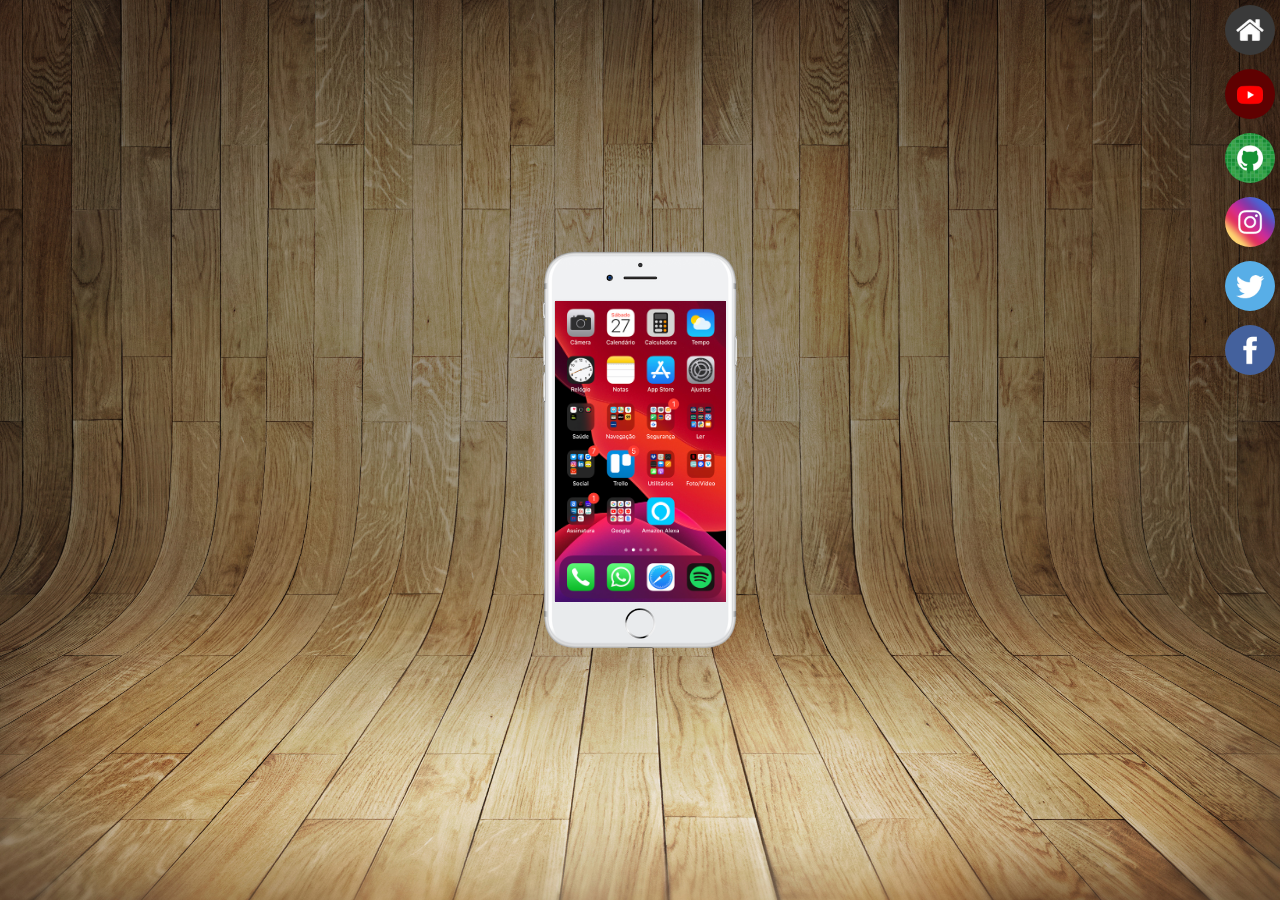
<file: index.html>
<!DOCTYPE html>
<html lang="pt-br">
<head>
    <meta charset="UTF-8">
    <meta http-equiv="X-UA-Compatible" content="IE=edge">
    <meta name="viewport" content="width=device-width, initial-scale=1.0">
    <link rel="stylesheet" href="style.css">
    <link rel="shortcut icon" href="../redes-sociais/fotos/favicon.ico" type="image/x-icon">
    <title>redes sociais</title>
</head>
<body>
    <main>
        <section id="telefone">
          <iframe src="home.html" name="tela" id="tela" frameborder="0"></iframe>
          
        </section>
        <section id="redes-sociais">
            <a href="home.html" target="tela"><img class="logo" src="fotos/imagens/logo-home.jpg" alt="logo-home"><a>
            <br>
            <a href="yout.html" target="tela"><img class="logo" src="fotos/imagens/logo-youtube.jpg" alt="logo-youtube"></a>
            <br>
            <a href="git.html" target="tela"><img class="logo" src="fotos/imagens/logo-github.jpg"alt="logo-github"></a>
            <br>
            <a href="insta.html" target="tela"><img class="logo" src="fotos/imagens/logo-instagram.jpg" alt="logo-instagram"></a>
            <br>
            <a href="twitter.html" target="tela"><img class="logo" src="fotos/imagens/logo-twitter.jpg" alt="logo-twitter"></a>
            <br>
            <a href="face.html" target="tela"><img class="logo" src="fotos/imagens/logo-facebook.jpg" alt="logo-facebook"></a>
        </section>
    </main>
</body>
</html>
</file>
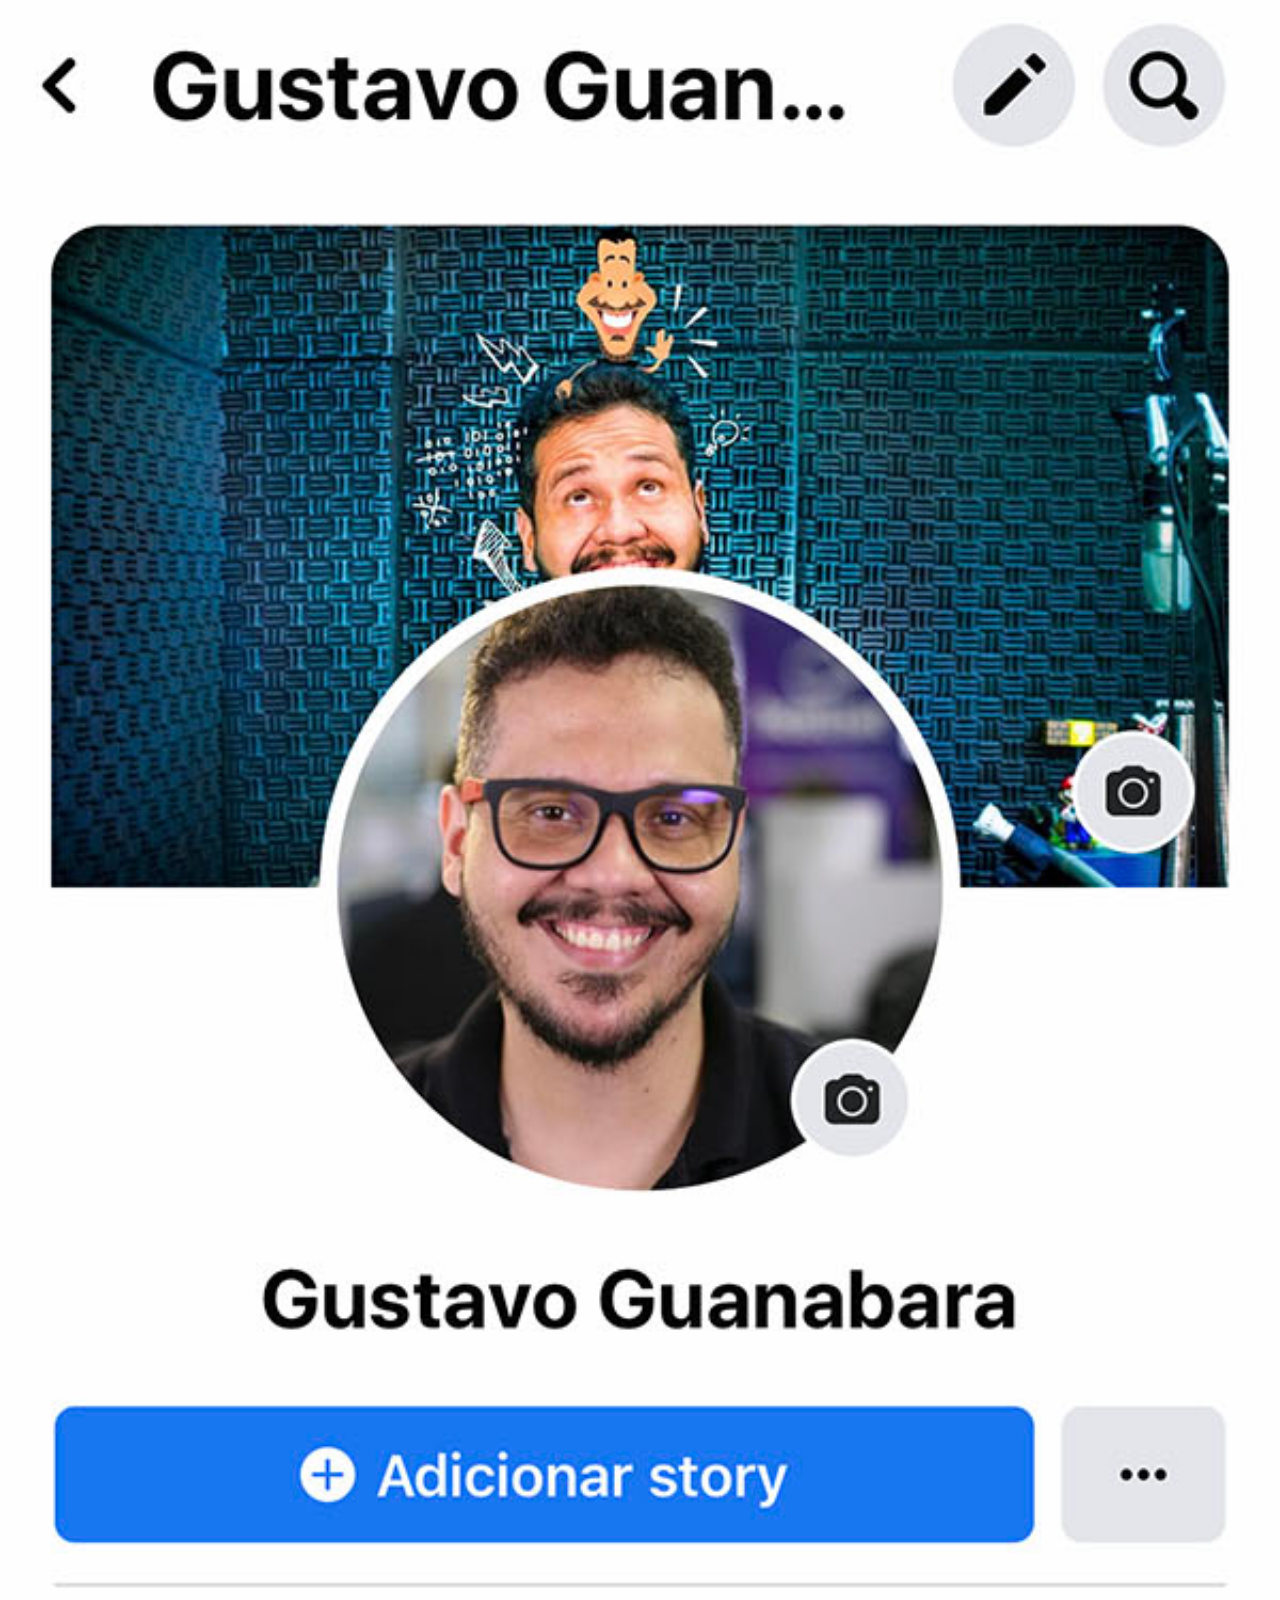
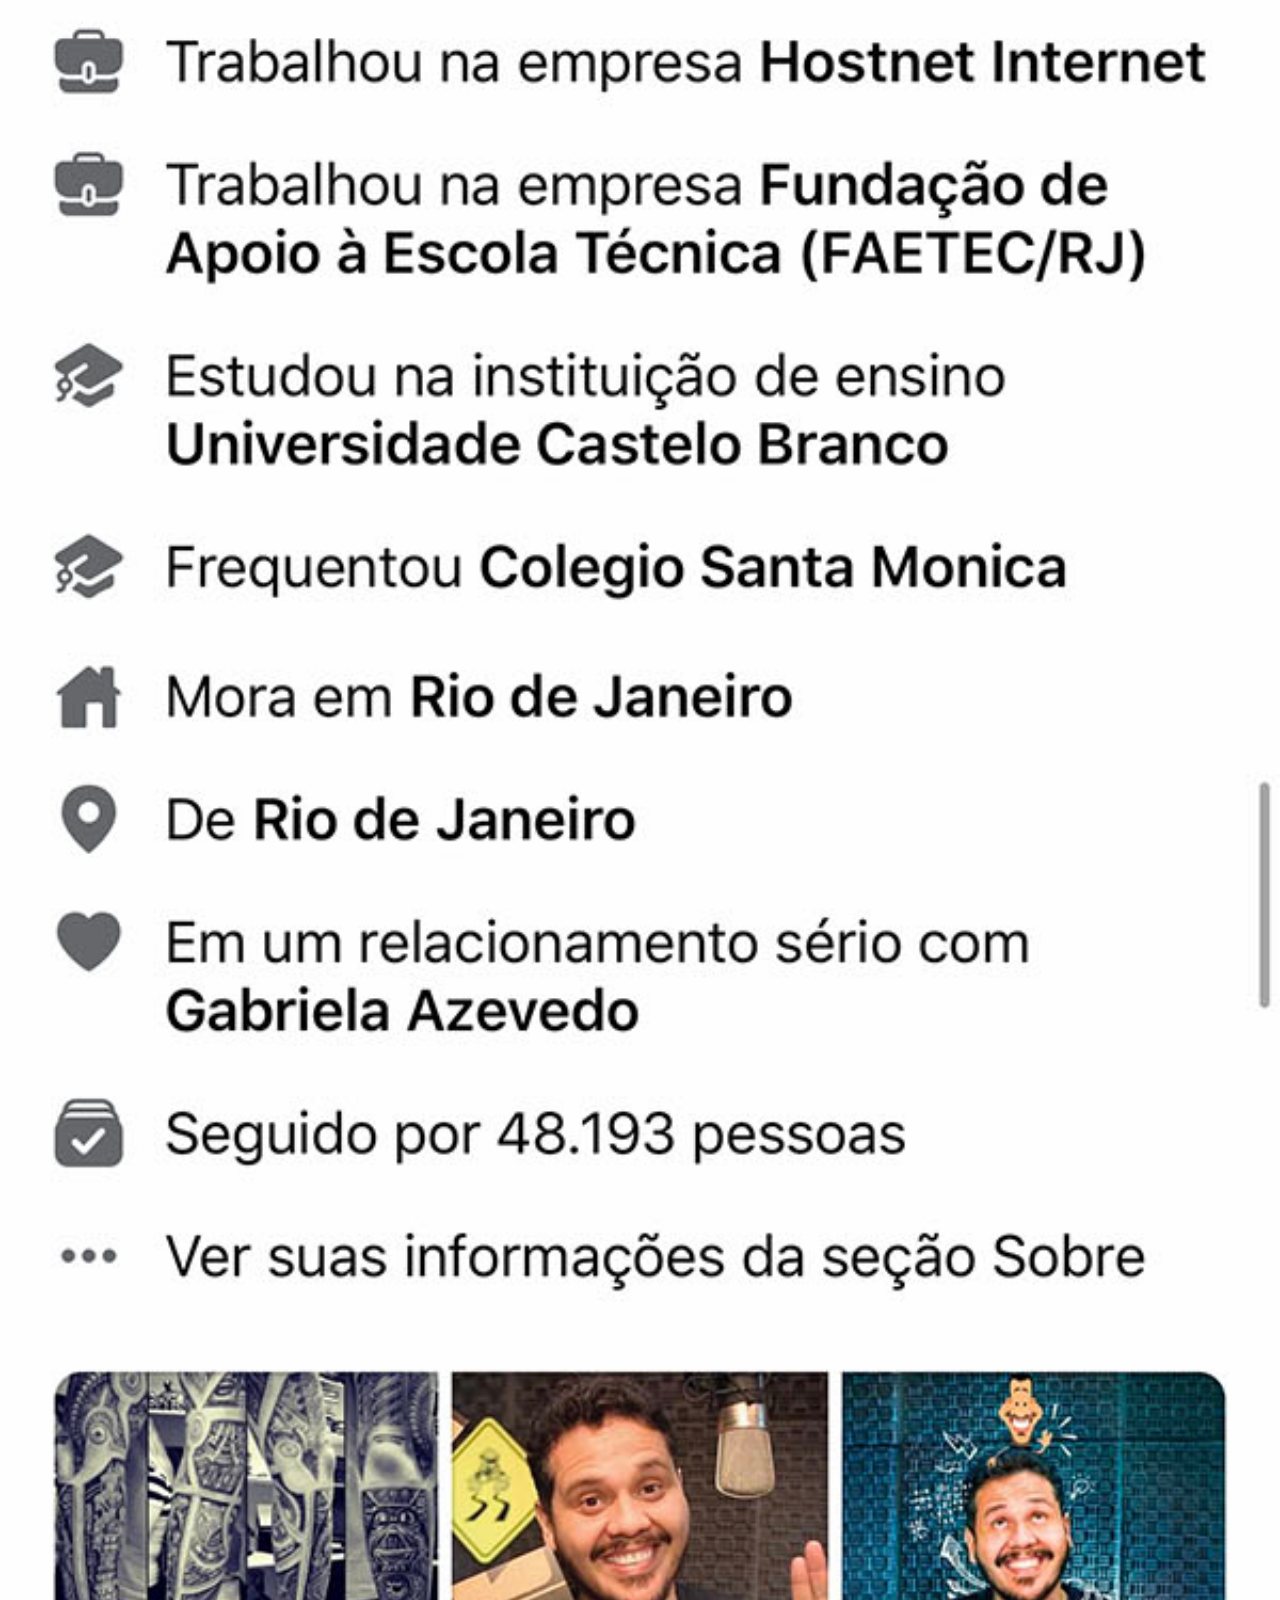
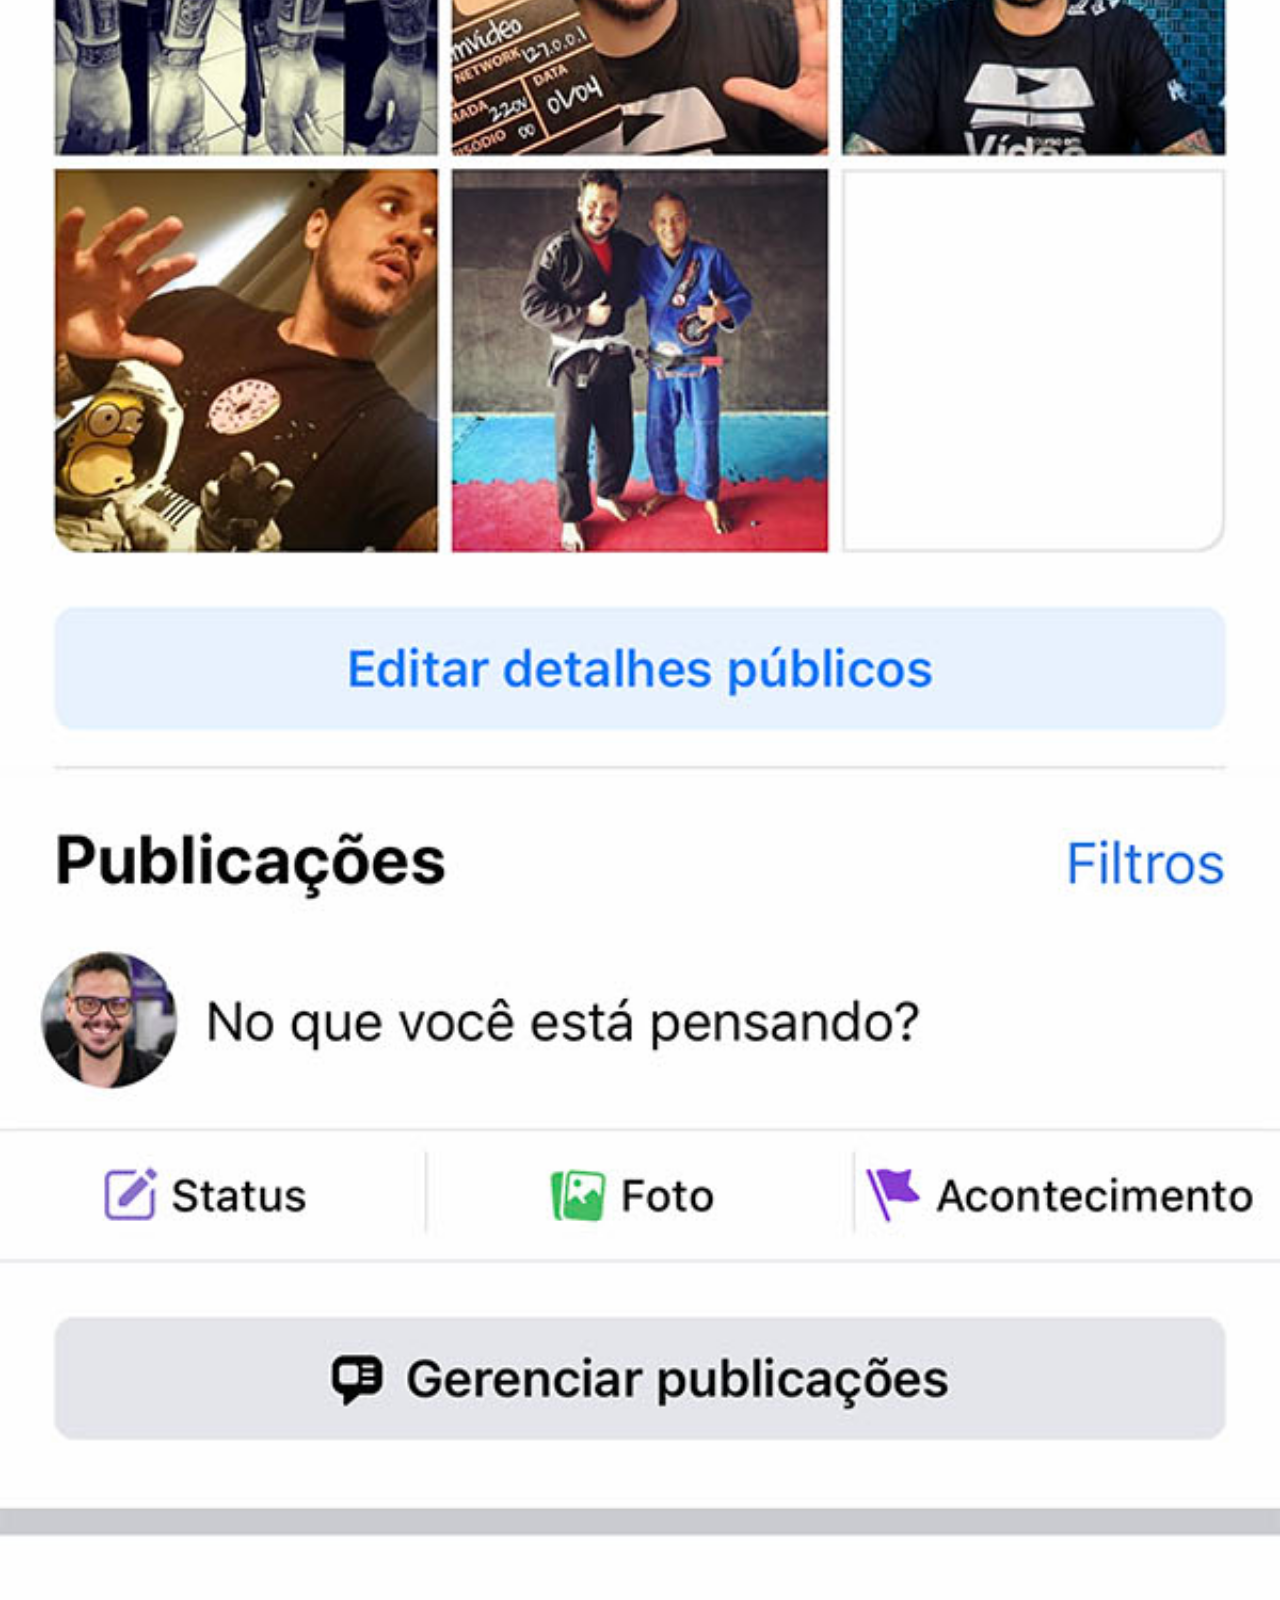
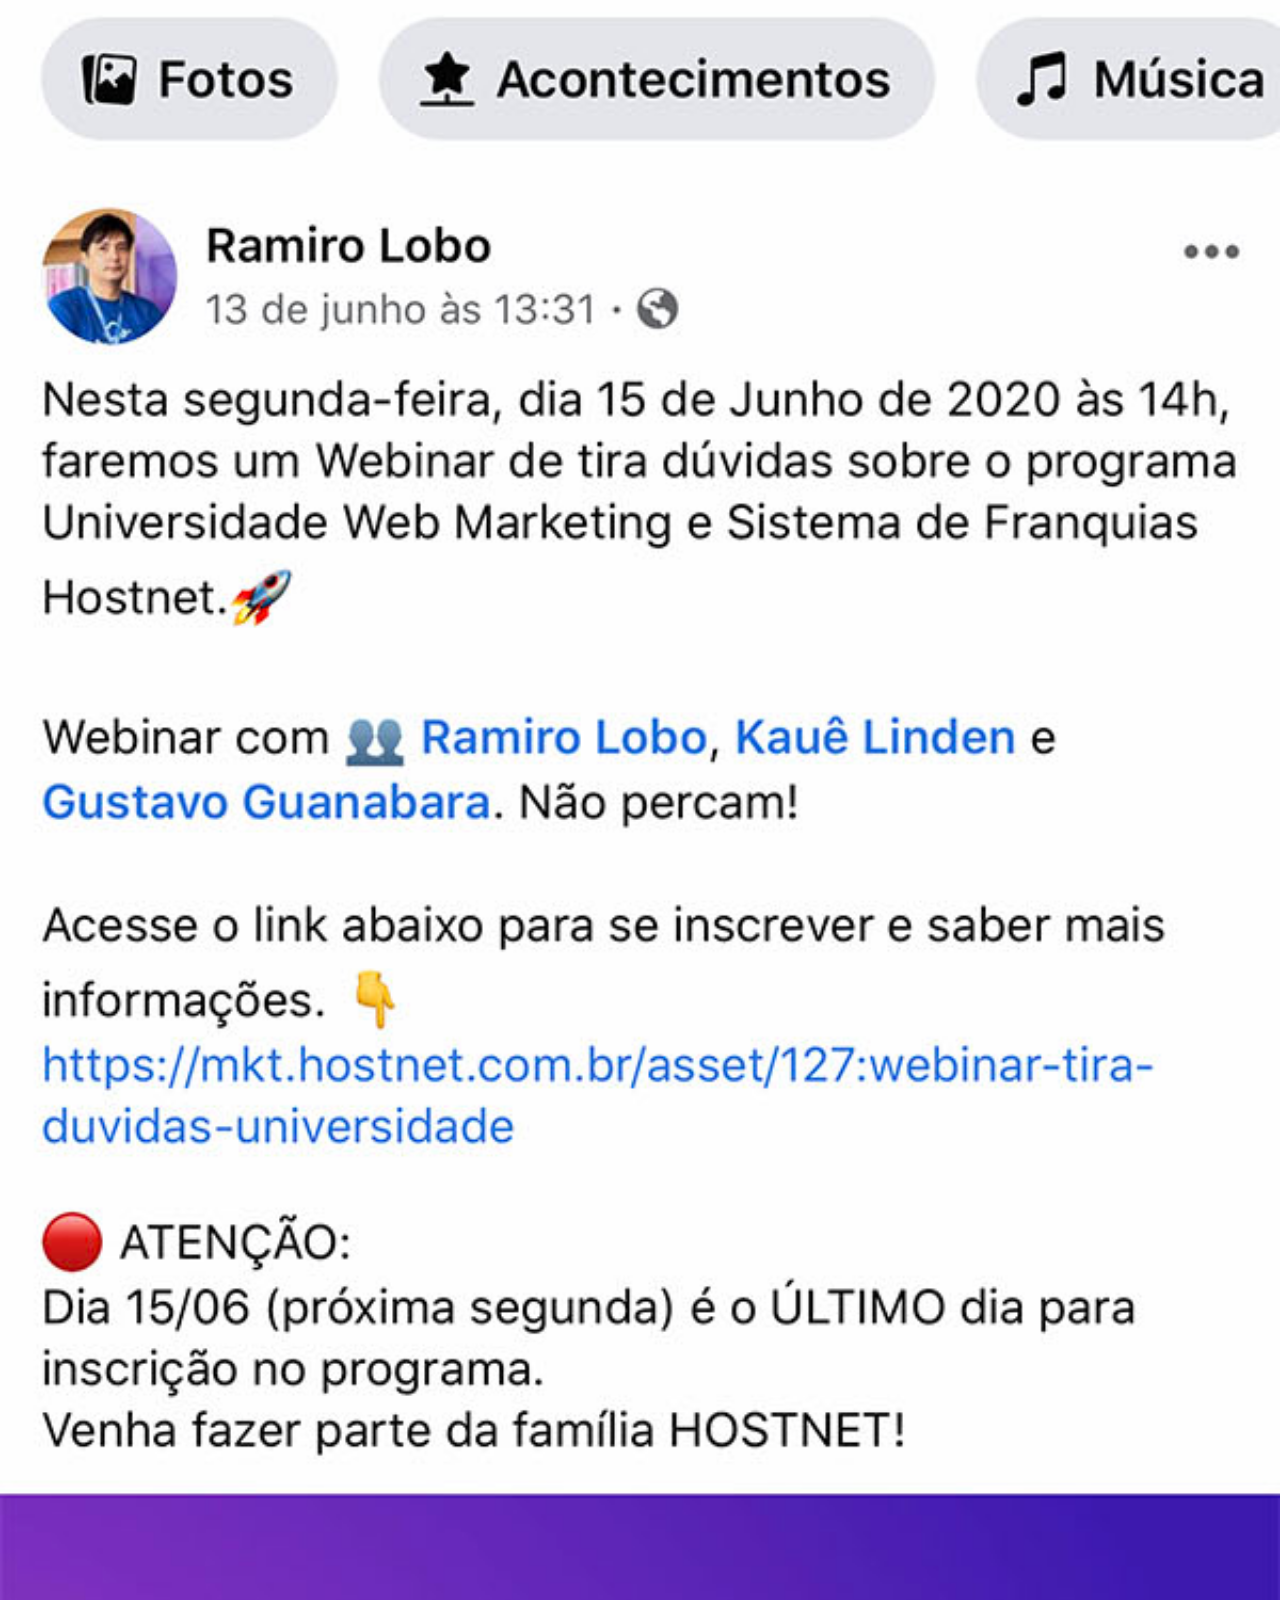
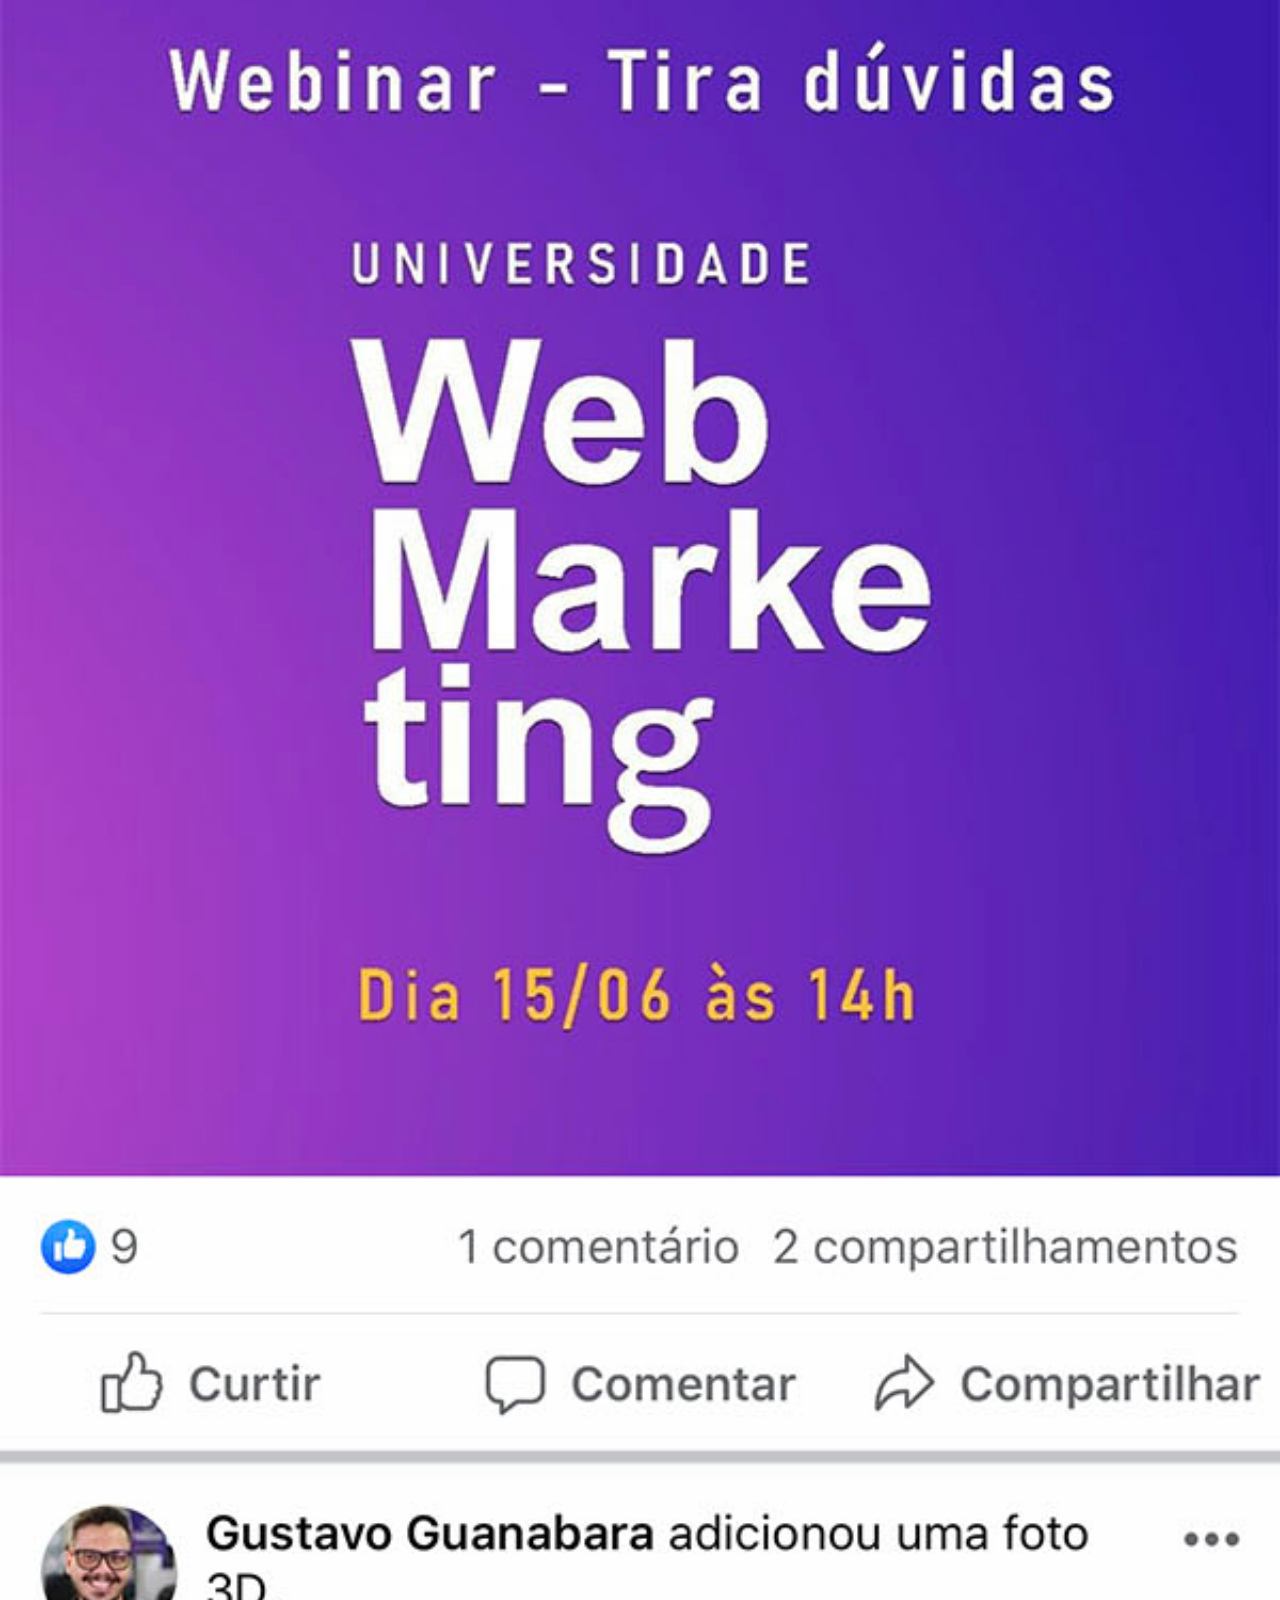
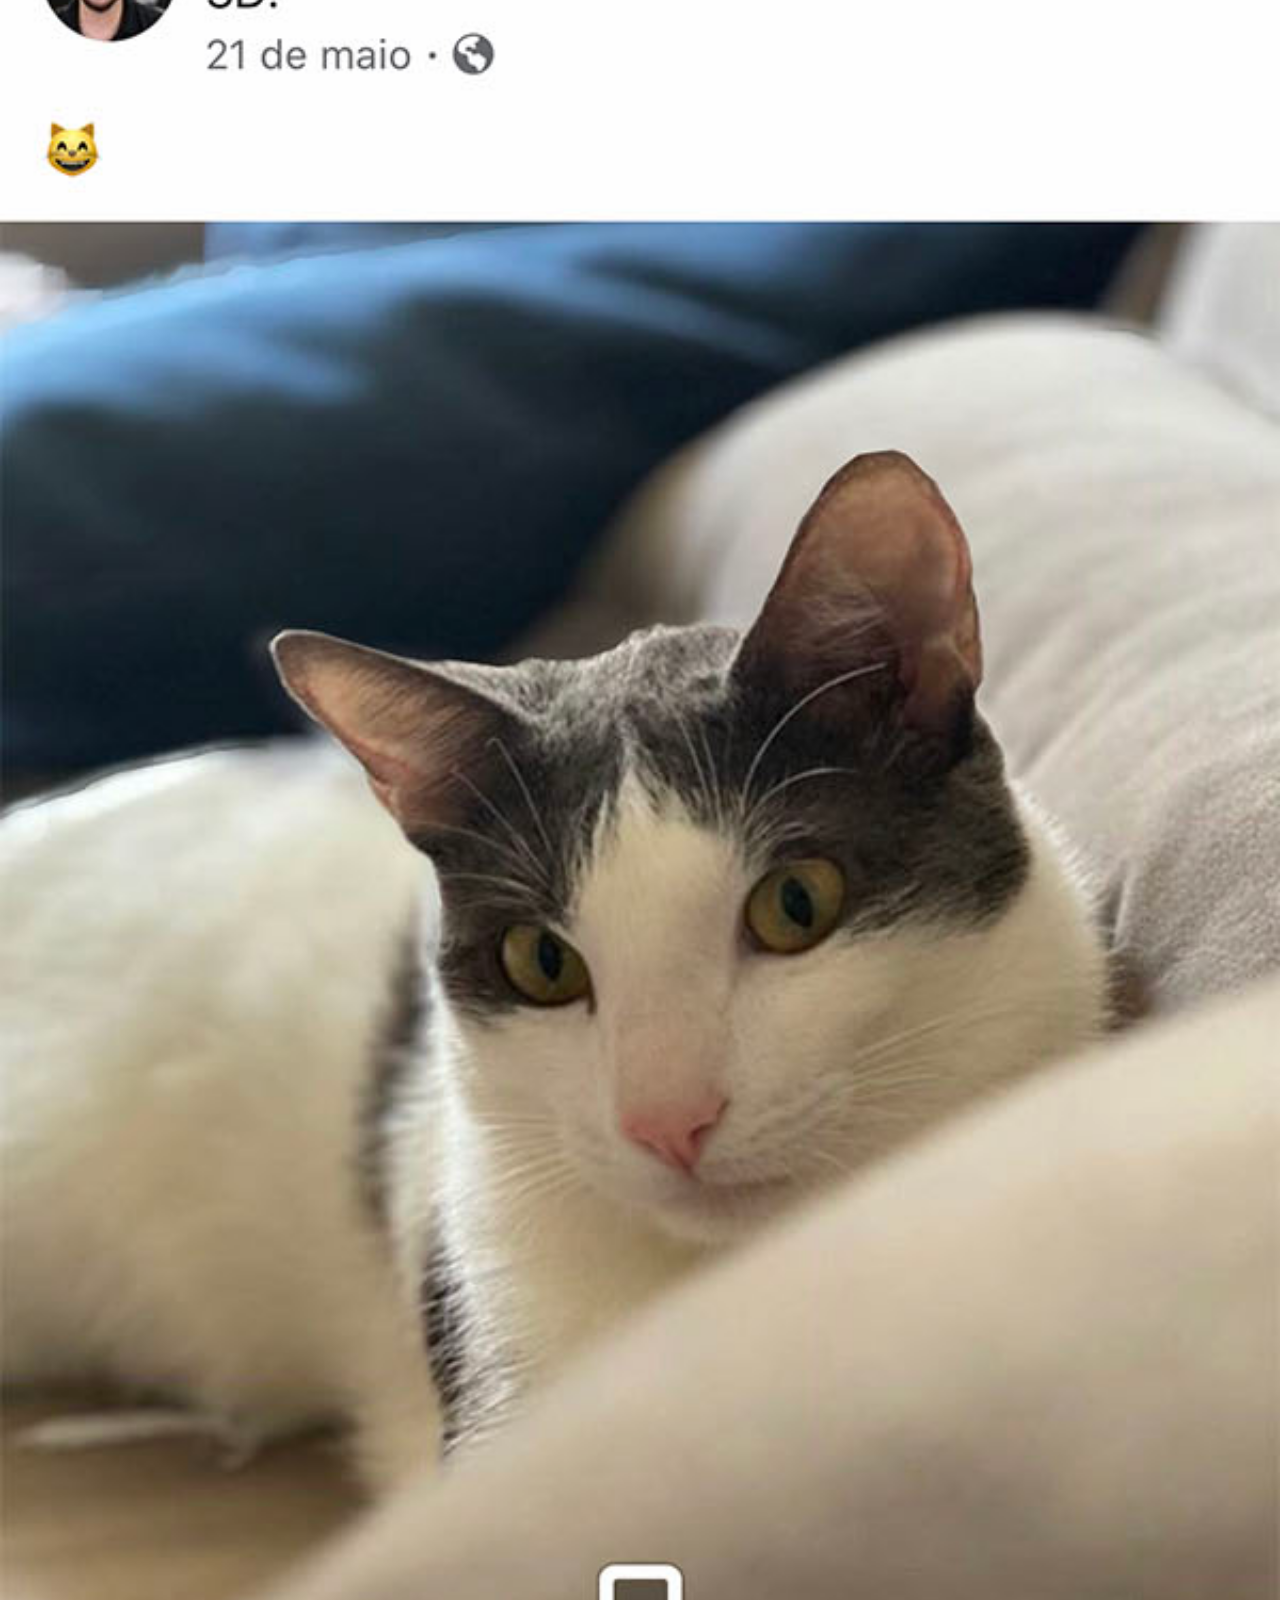
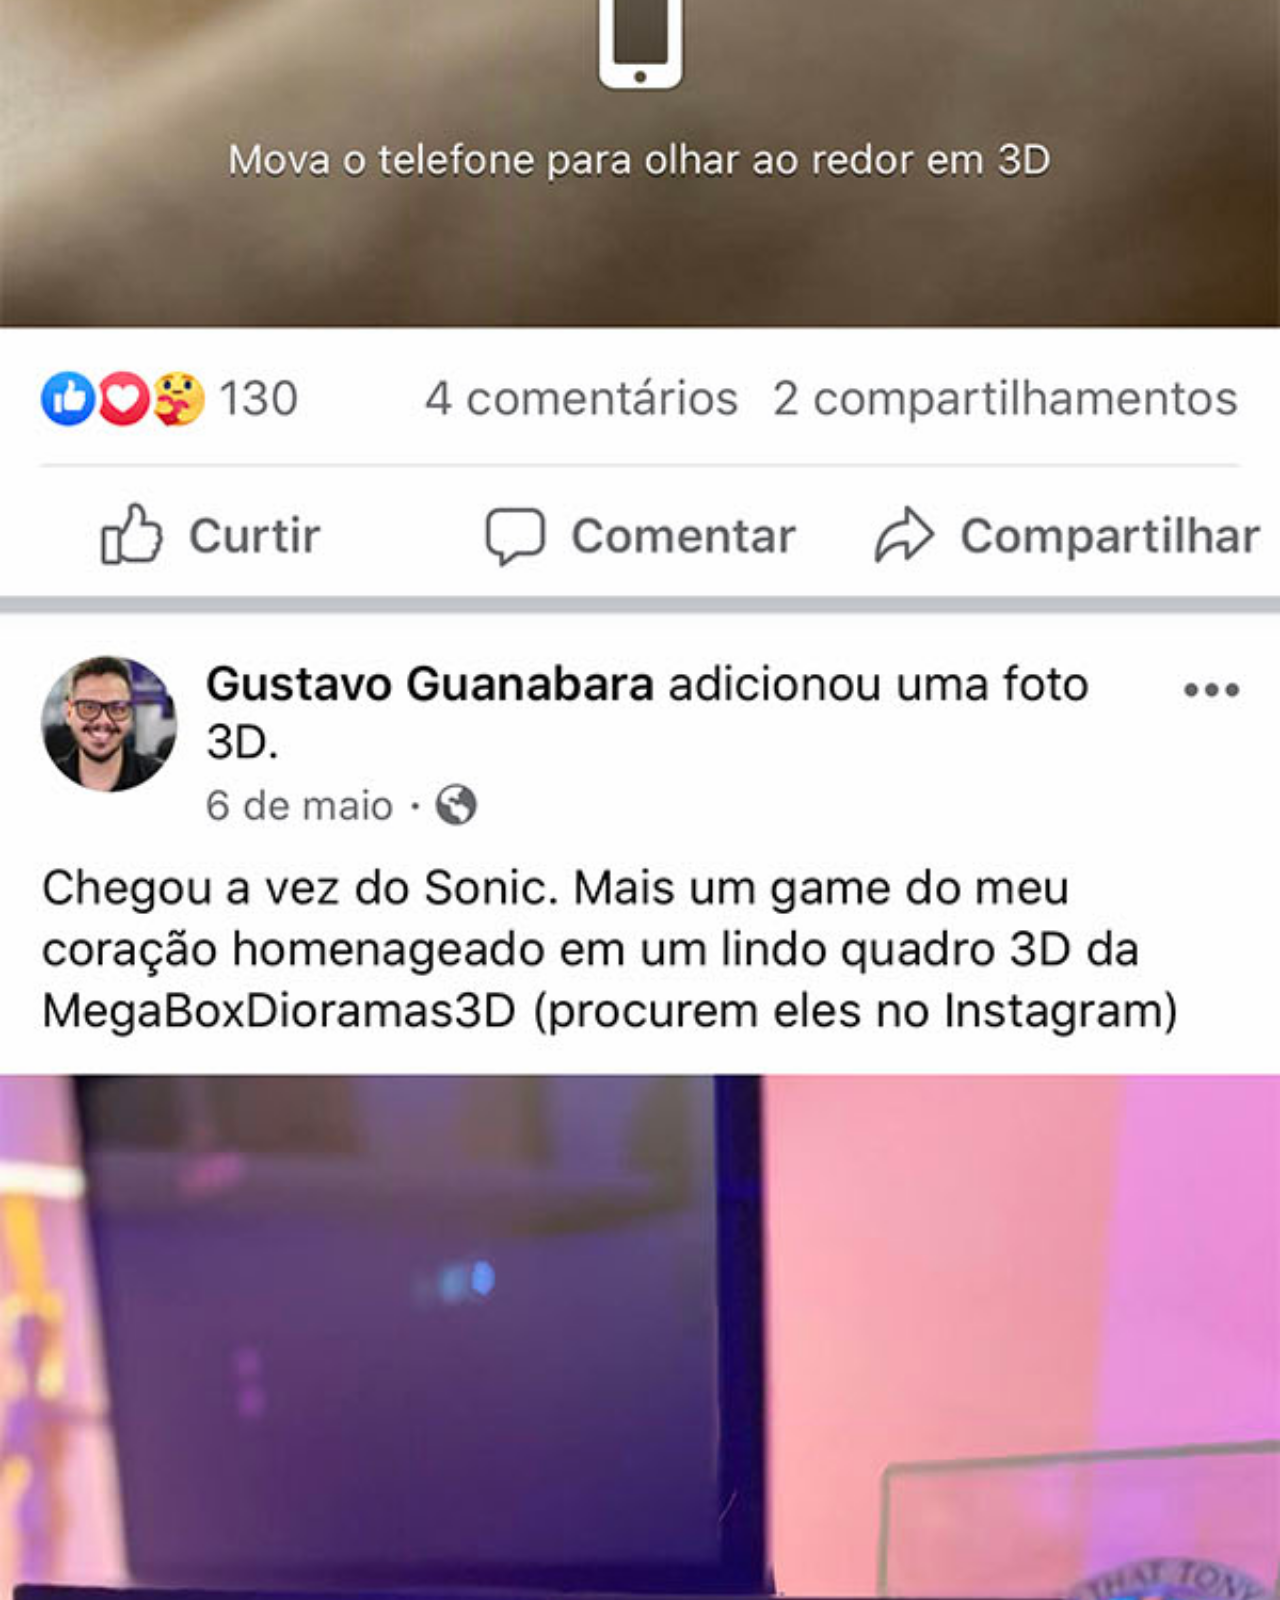
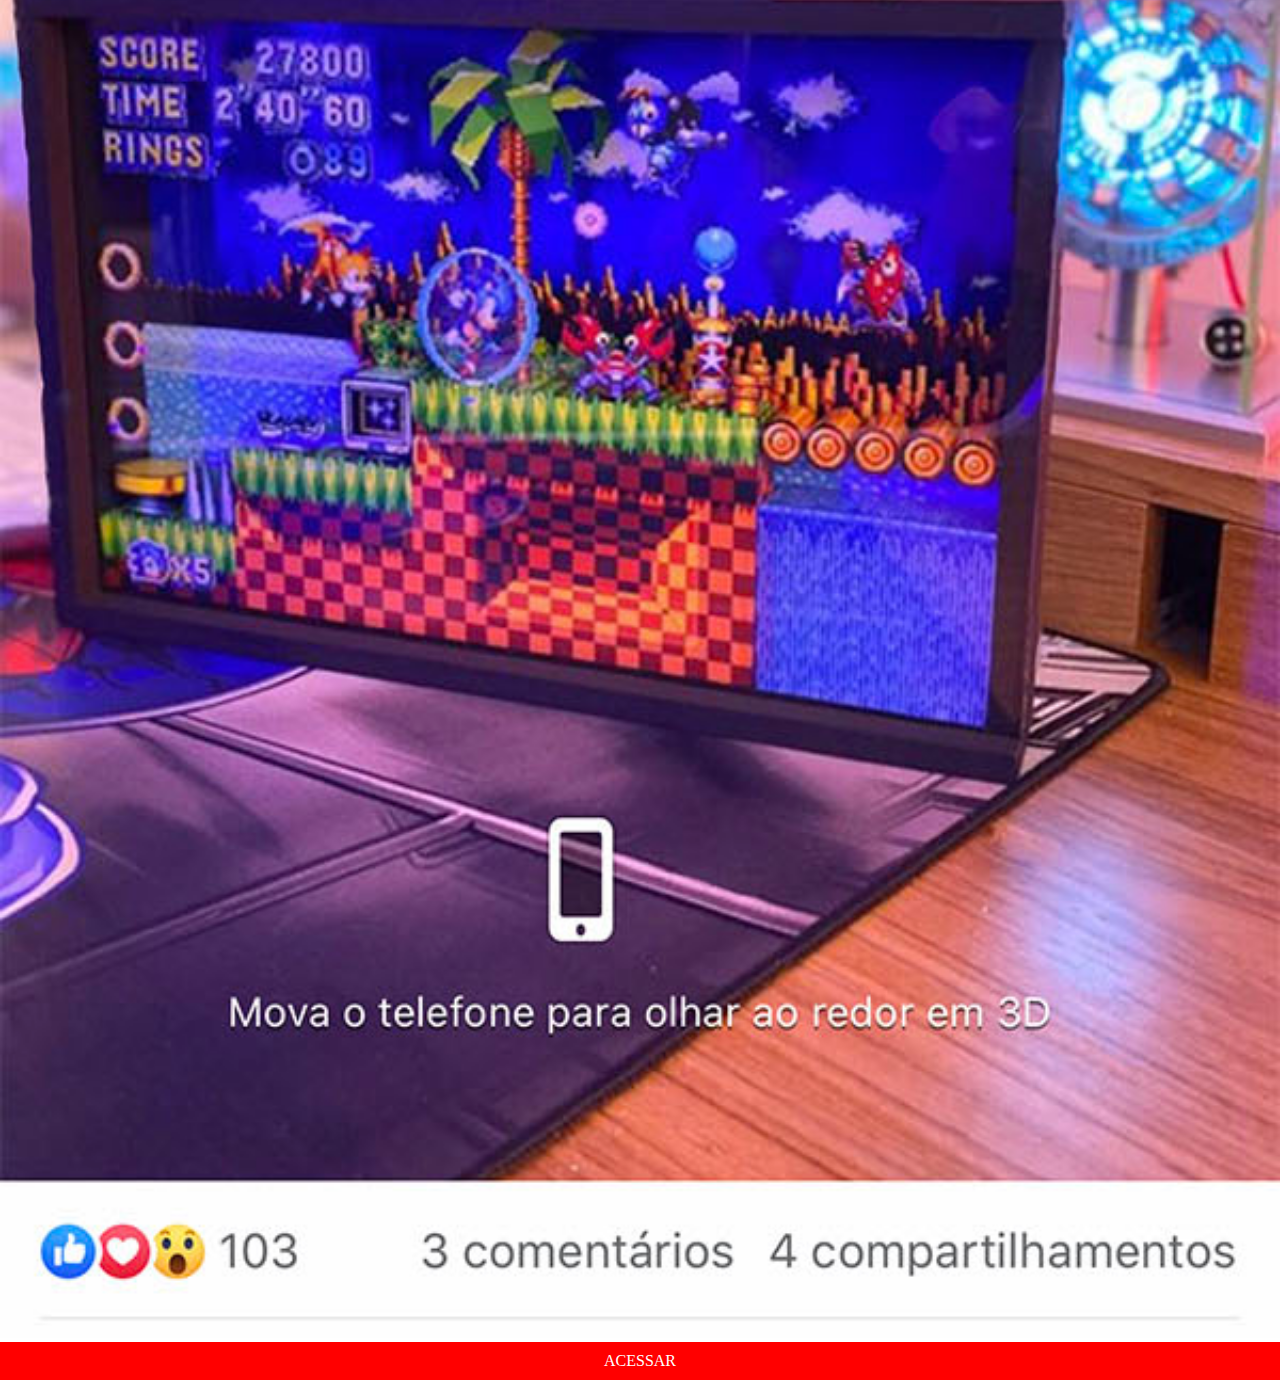
<file: face.html>
<!DOCTYPE html>
<html lang="pt-br">
<head>
    <meta charset="UTF-8">
    <meta http-equiv="X-UA-Compatible" content="IE=edge">
    <meta name="viewport" content="width=device-width, initial-scale=1.0">
   
    <title>facebook</title>
    <style>
        *{
            margin: 0px;
            padding: 0px;
        }
        ::-webkit-scrollbar{
            width: 0px;
            height: 0px;
        }
        img{
            width: 100vw;
        }
        a{
            text-align: center;
            text-decoration: none;
            padding: 10px;
            display: block;
            background-color: red;
            color: white;

        }
        a:hover{
            text-decoration: underline;
        }
       
    </style>
</head>
<body>
    <img src="fotos/imagens/tela-facebook.jpg" alt="tela-facebook">
    <a href="https://www.facebook.com/gustavoguanabara/" target="_blank" rel="external">ACESSAR</a>
</body>
</html>
</file>
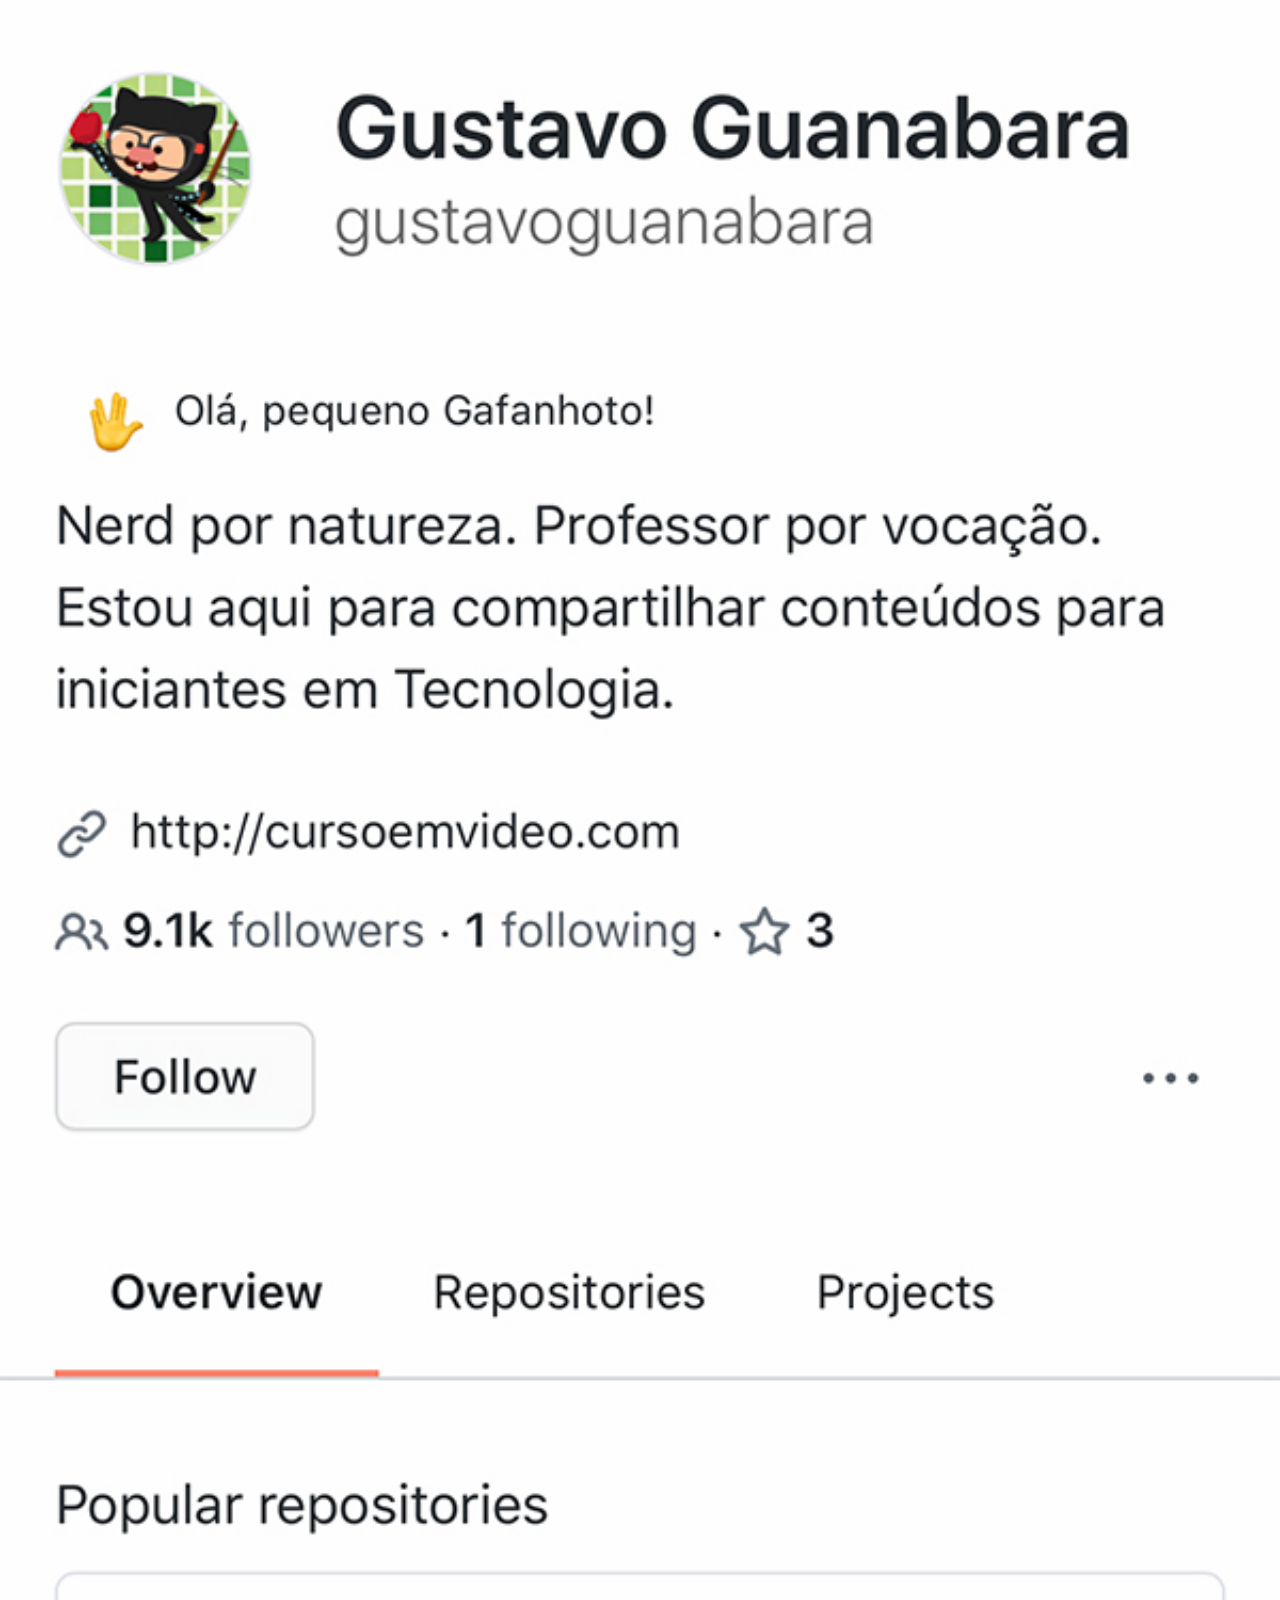
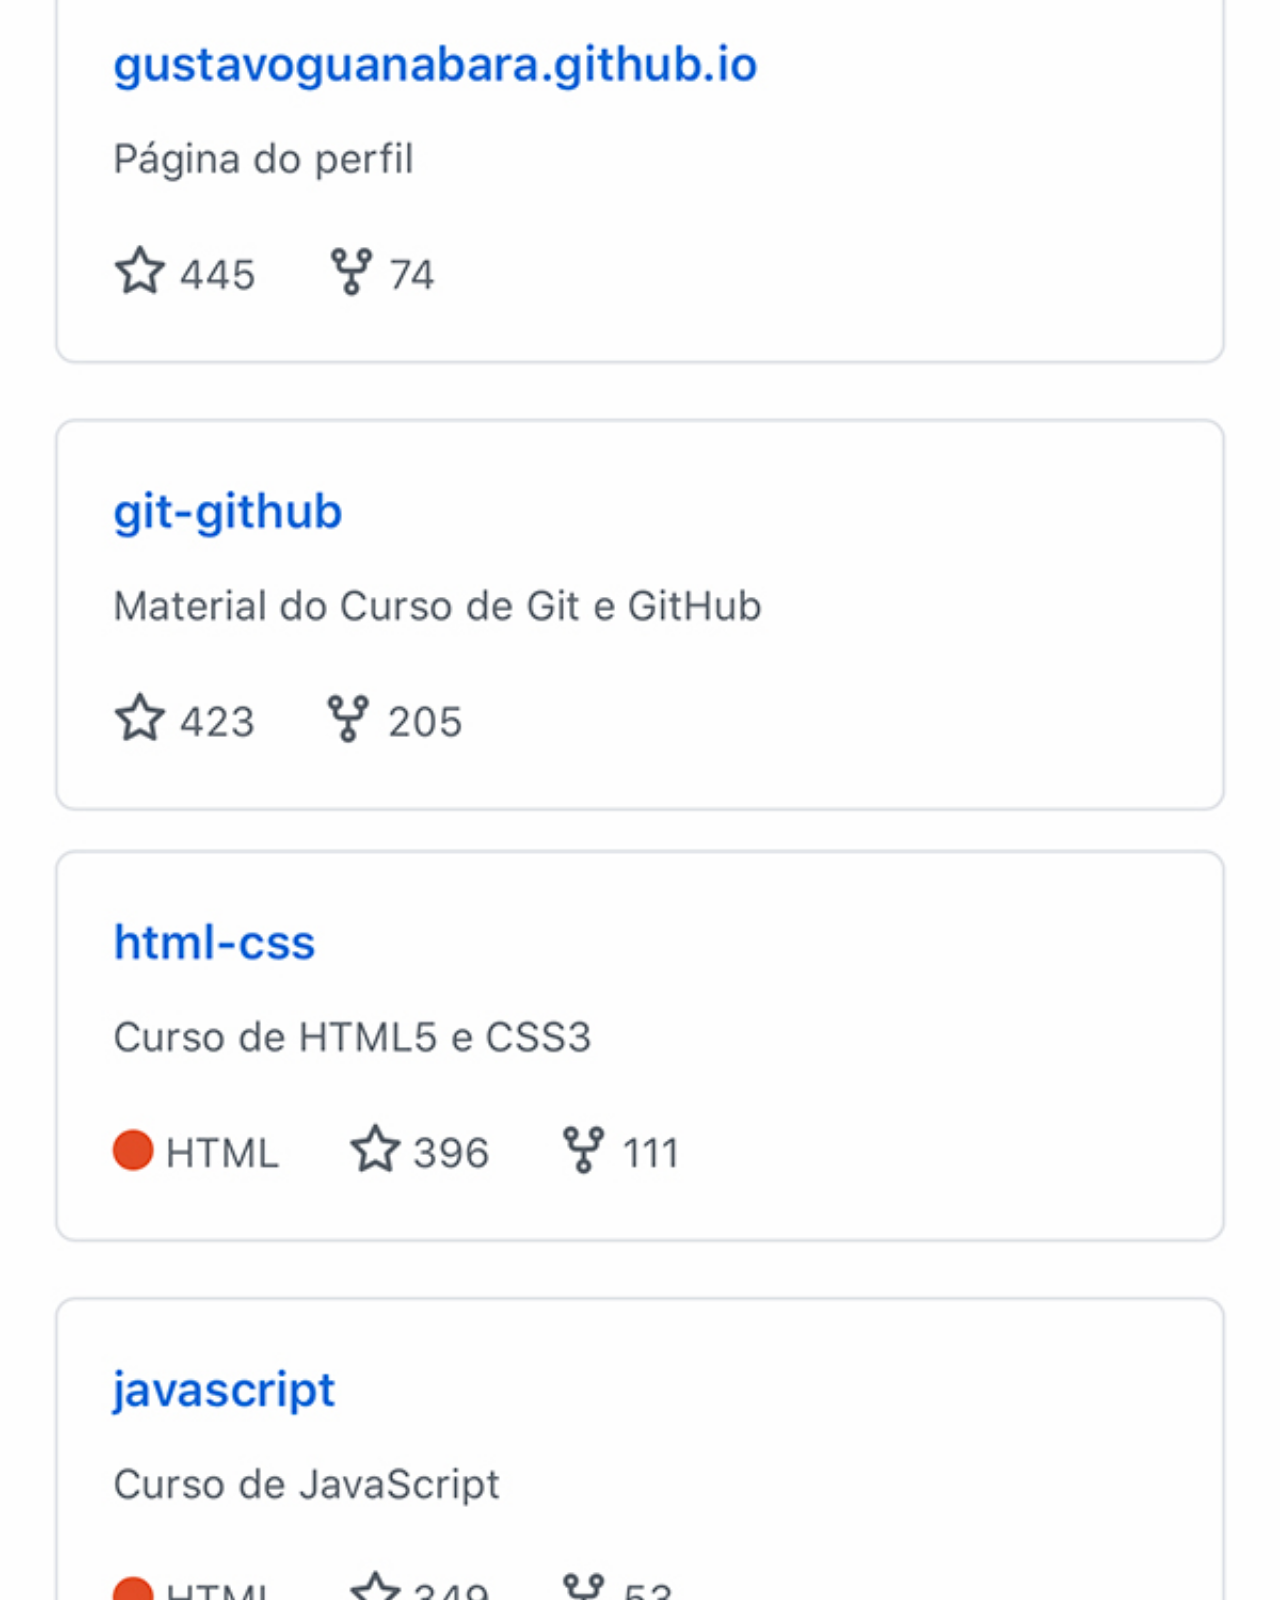
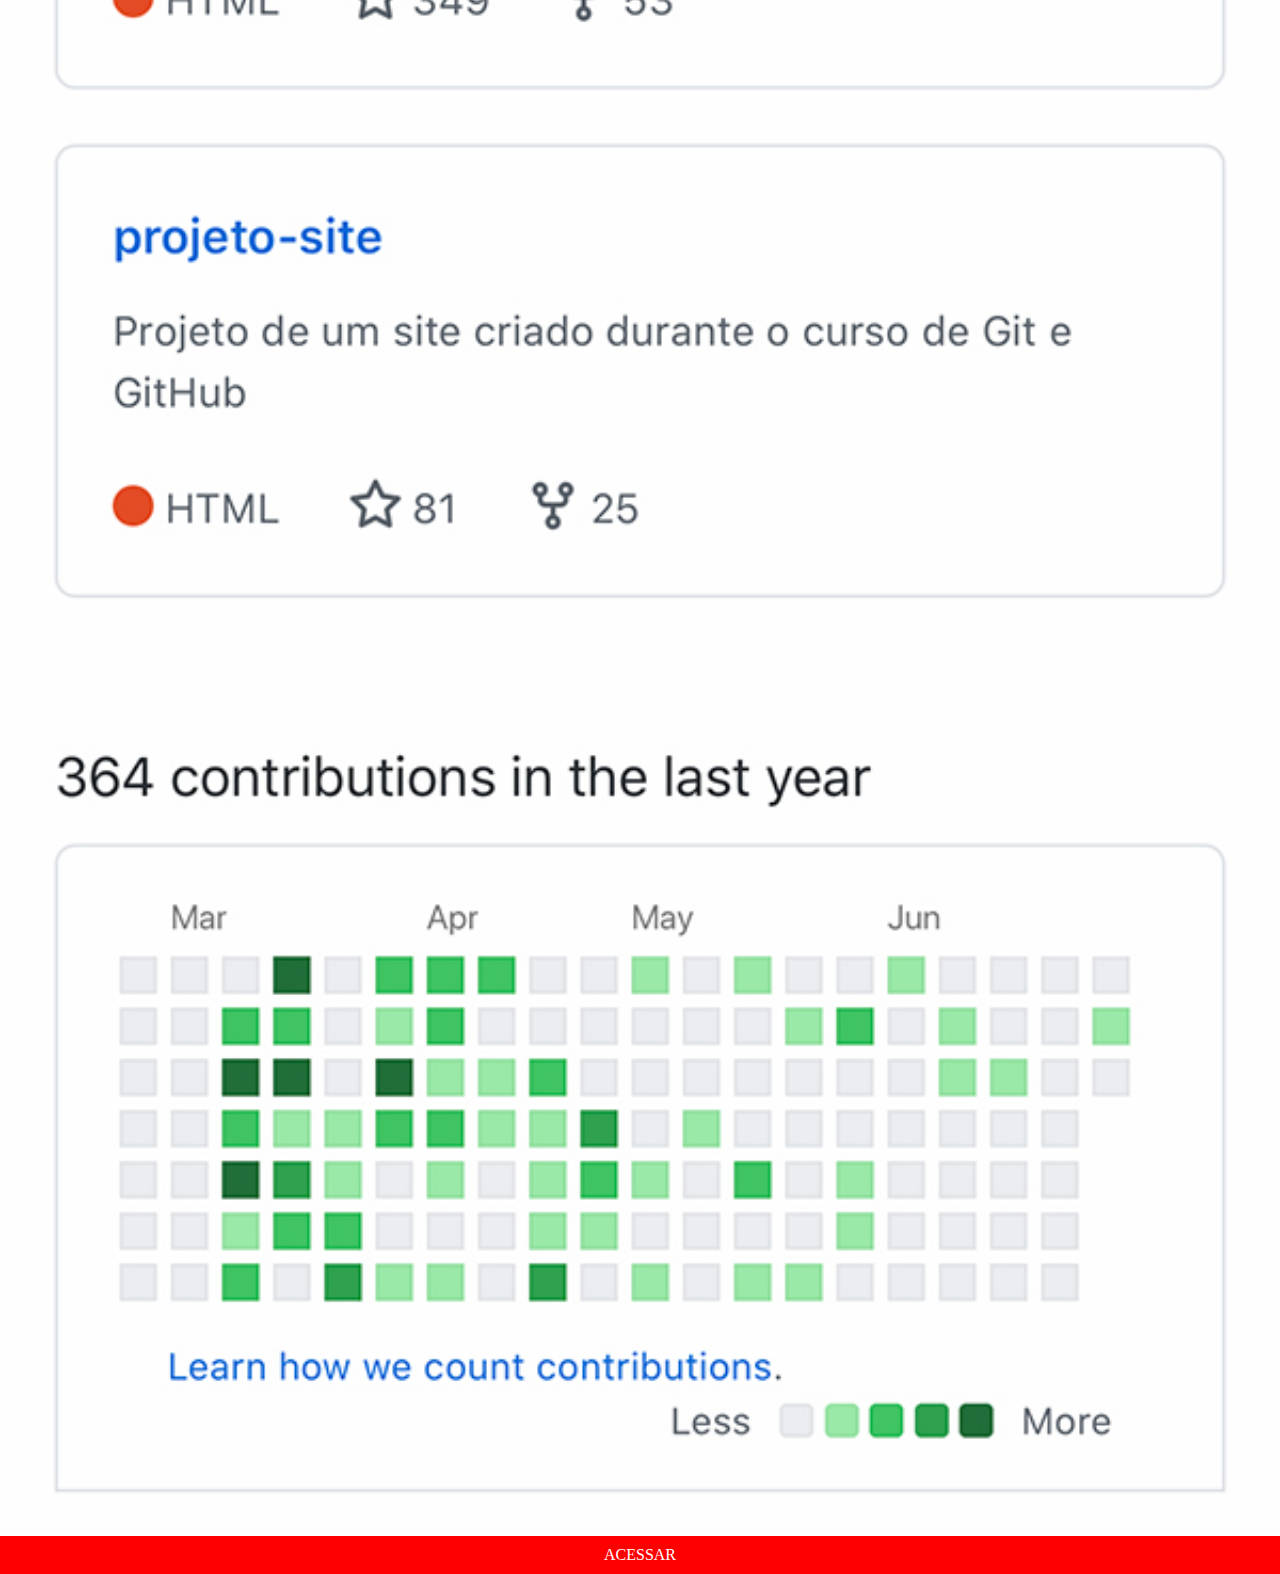
<file: git.html>
<!DOCTYPE html>
<html lang="pt-br">
<head>
    <meta charset="UTF-8">
    <meta http-equiv="X-UA-Compatible" content="IE=edge">
    <meta name="viewport" content="width=device-width, initial-scale=1.0">
    <title>github</title>
    <style>
        *{
            margin: 0px;
            padding: 0px;
        }
        img{
            width: 100vw;
           

        }
        a{
            text-align: center;
            display: block;
            text-decoration: none;
            color: white;
            background-color: red;
            padding: 10px;
        }
        a:hover{
            text-decoration: underline;
        }
        ::-webkit-scrollbar{
            width: 0px;
            height: 0px;
        }
    </style>
</head>
<body>
    <img src="fotos/imagens/tela-github.jpg" alt="tela-github">
    <a href="https://github.com/gustavoguanabara/html-css" target="_blank" rel="external">ACESSAR</a>
</body>
</html>
</file>
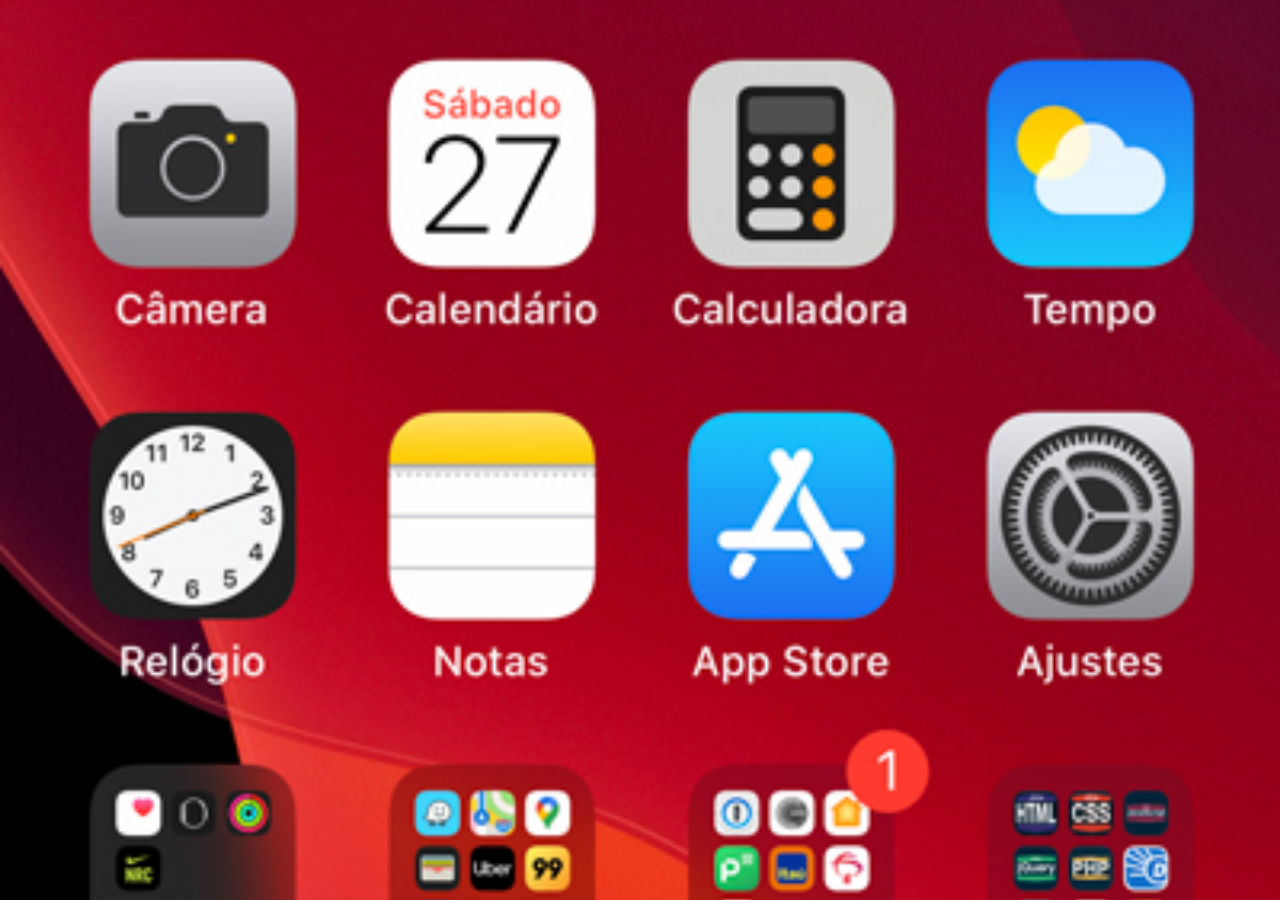
<file: home.html>
<!DOCTYPE html>
<html lang="pt-br">
<head>
    <meta charset="UTF-8">
    <meta http-equiv="X-UA-Compatible" content="IE=edge">
    <meta name="viewport" content="width=device-width, initial-scale=1.0">
    
    <title>home</title>
    <style>
        *{
            margin: 0px;
            padding: 0px;
            font-family: Arial, Helvetica, sans-serif;
        }
      
        body{
            background-image: url(fotos/imagens/tela-home.jpg);
            background-size: cover;
            background-repeat: no-repeat;
        }

    </style>
</head>
<body>
   
</body>
</html>
</file>
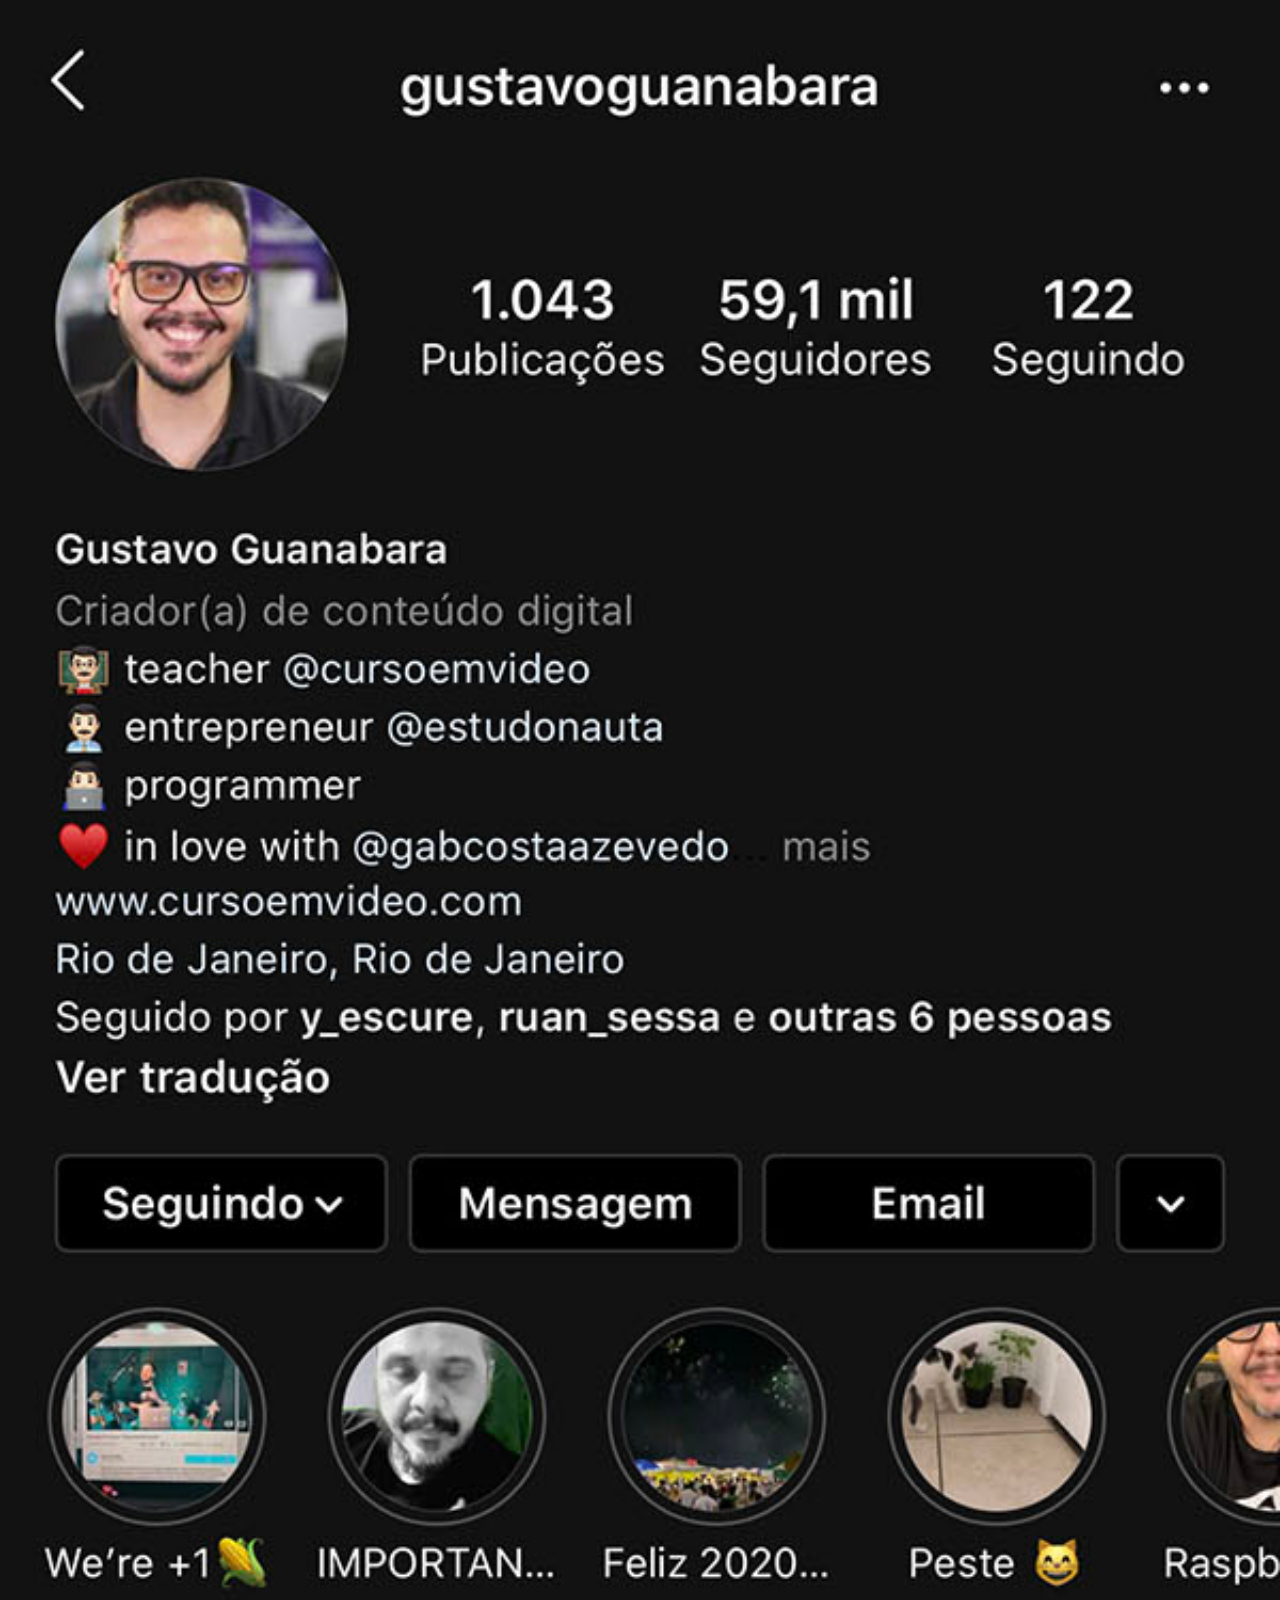
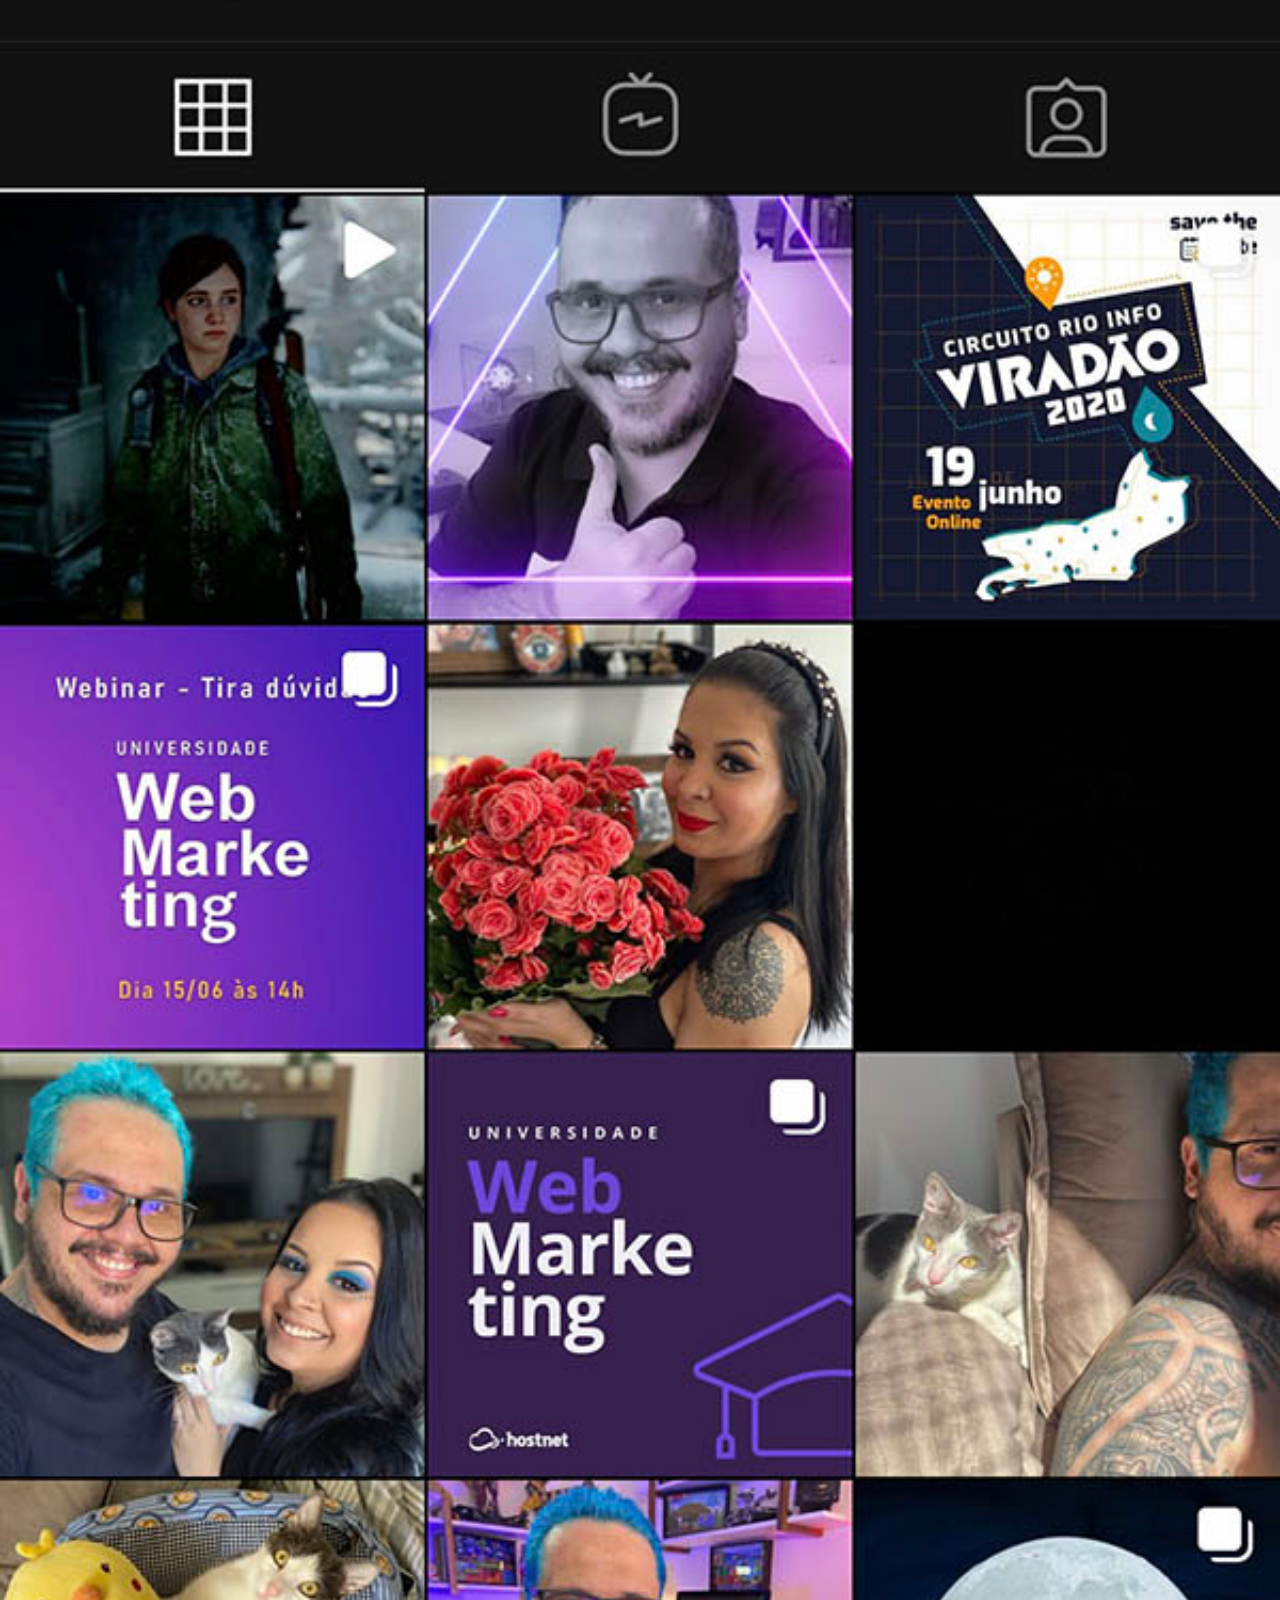
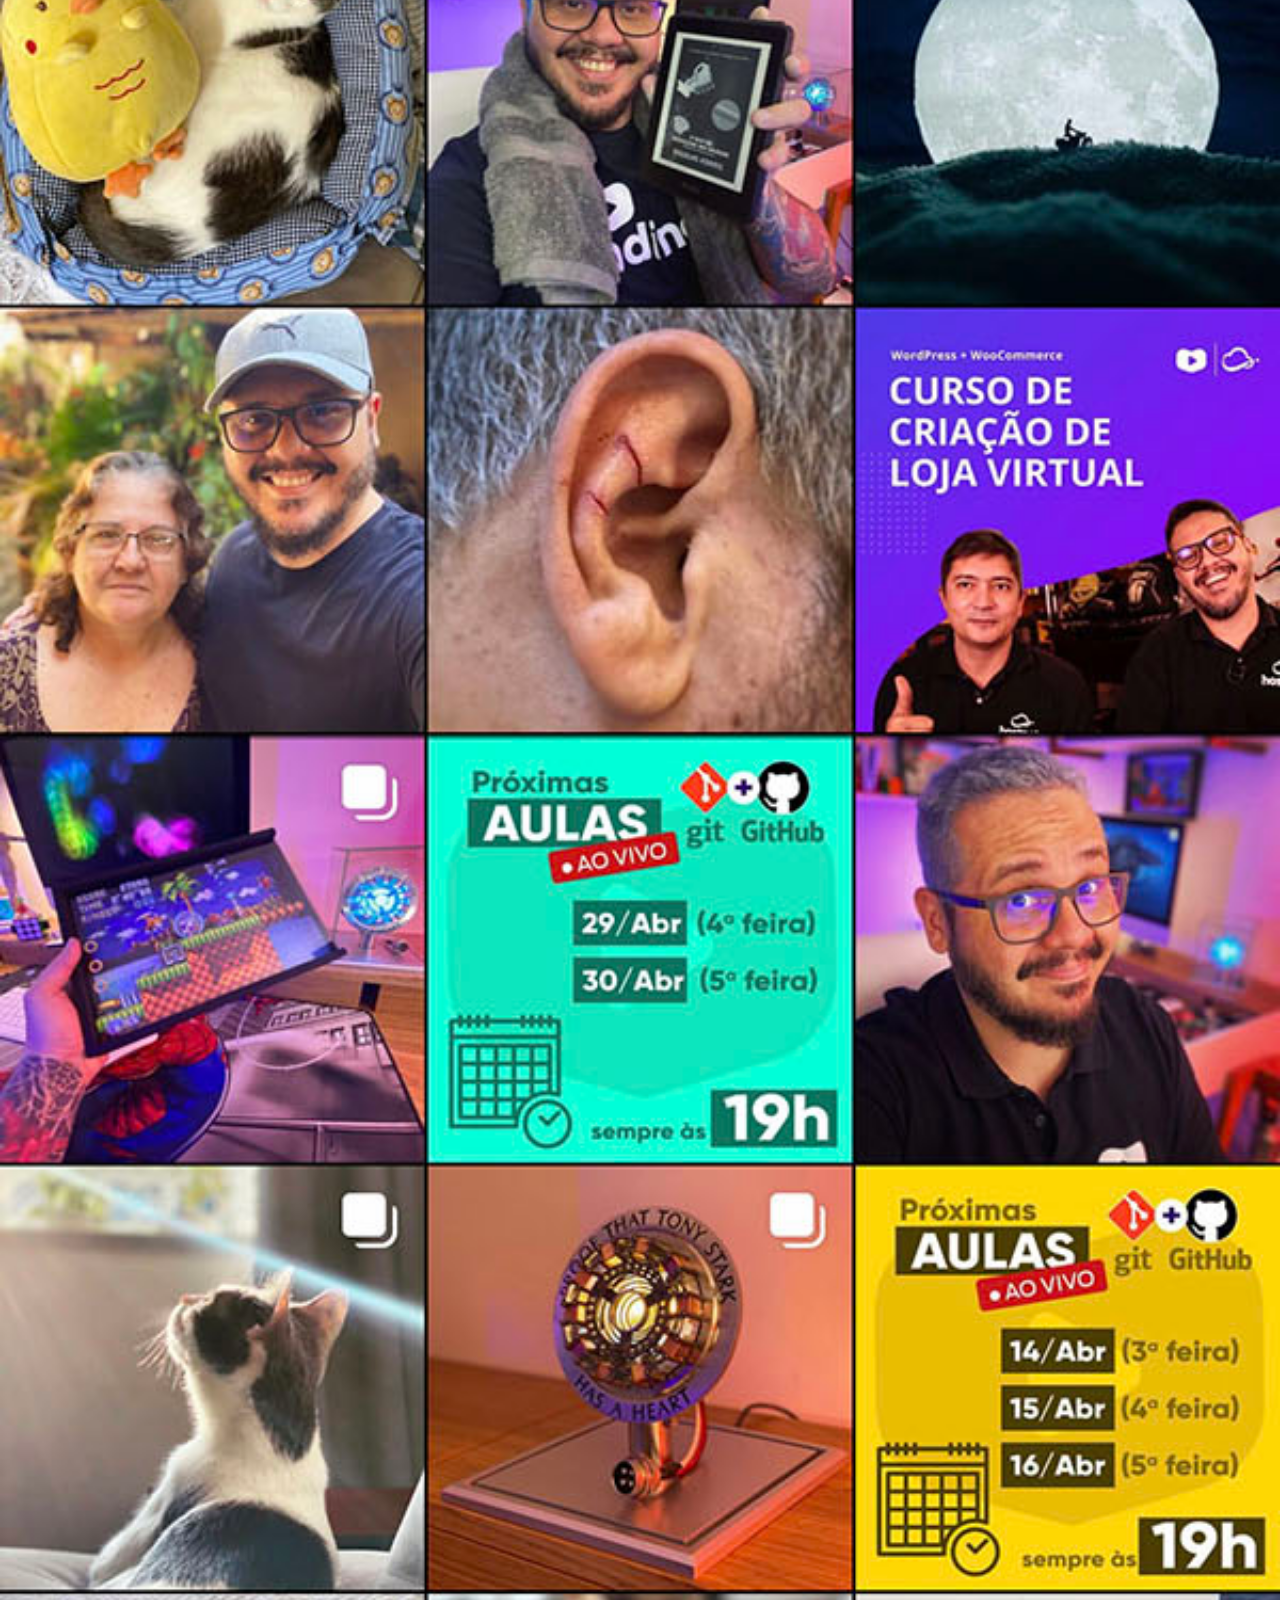
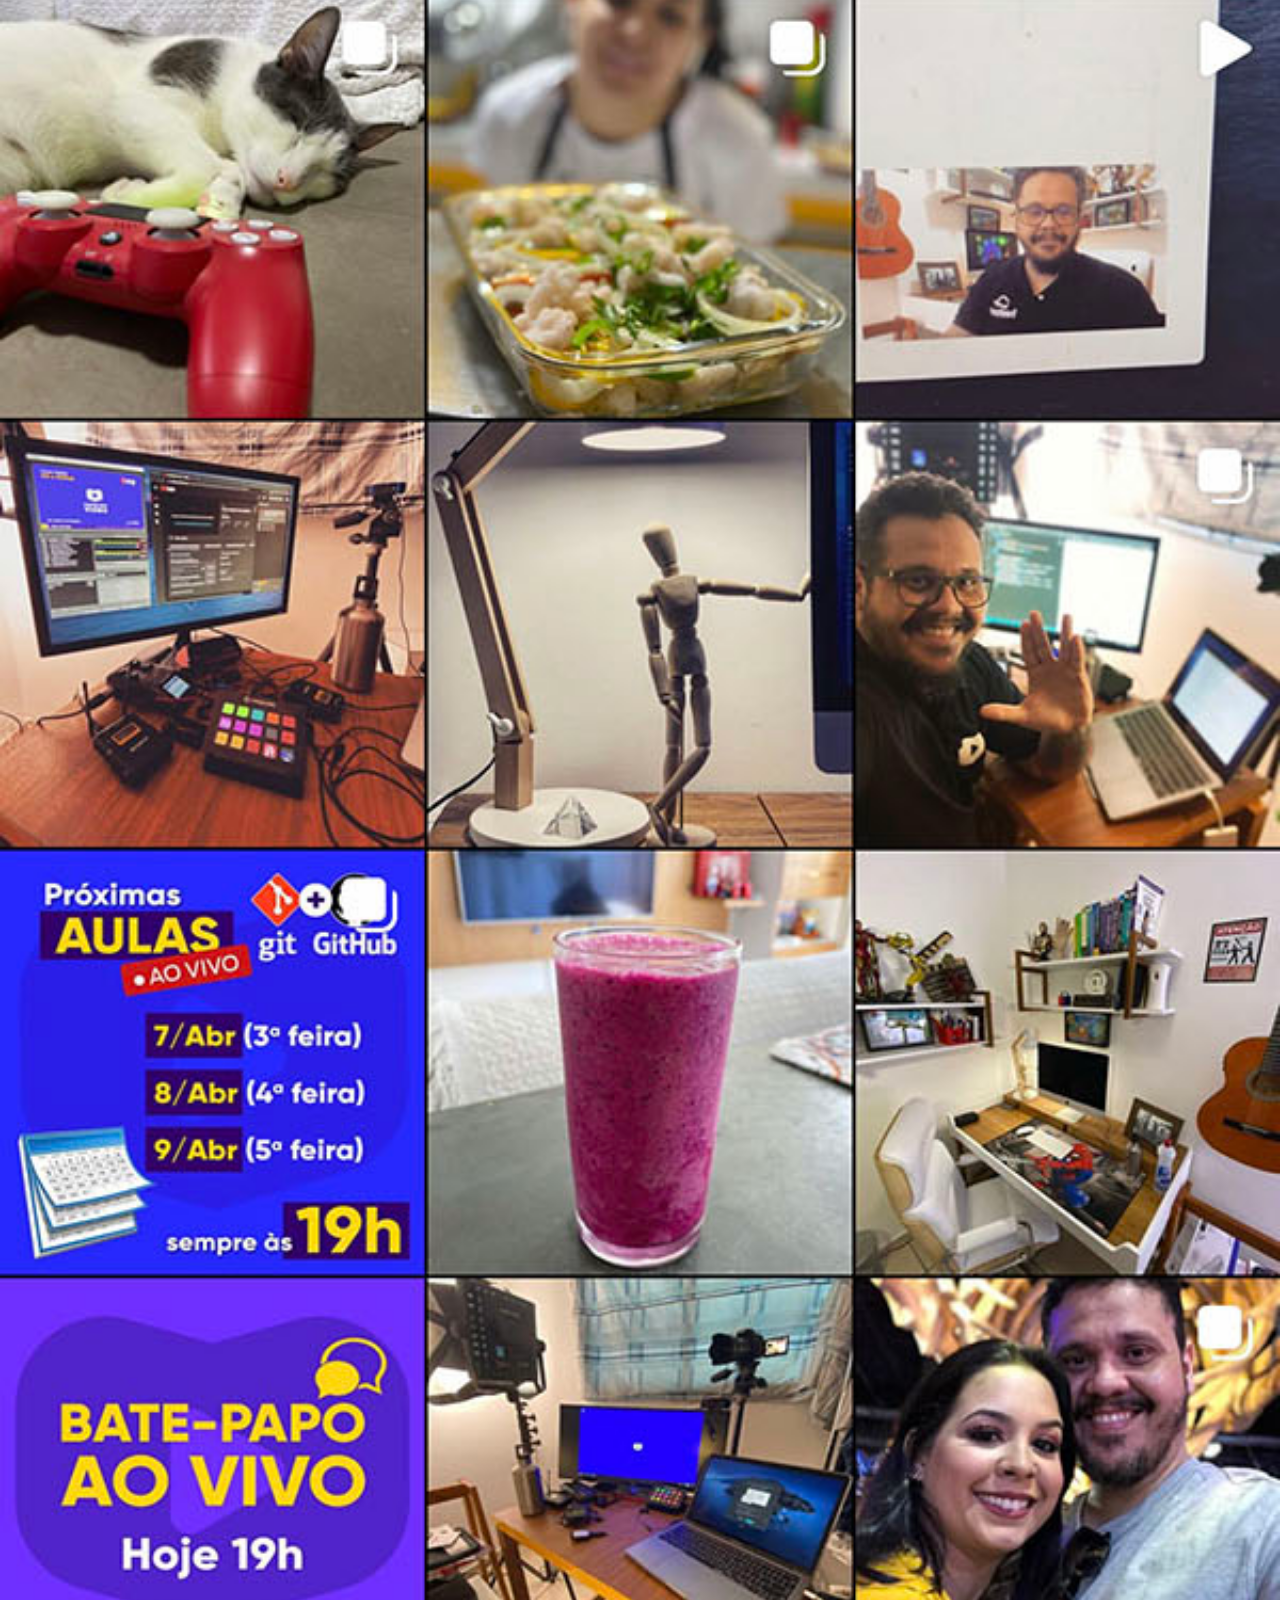
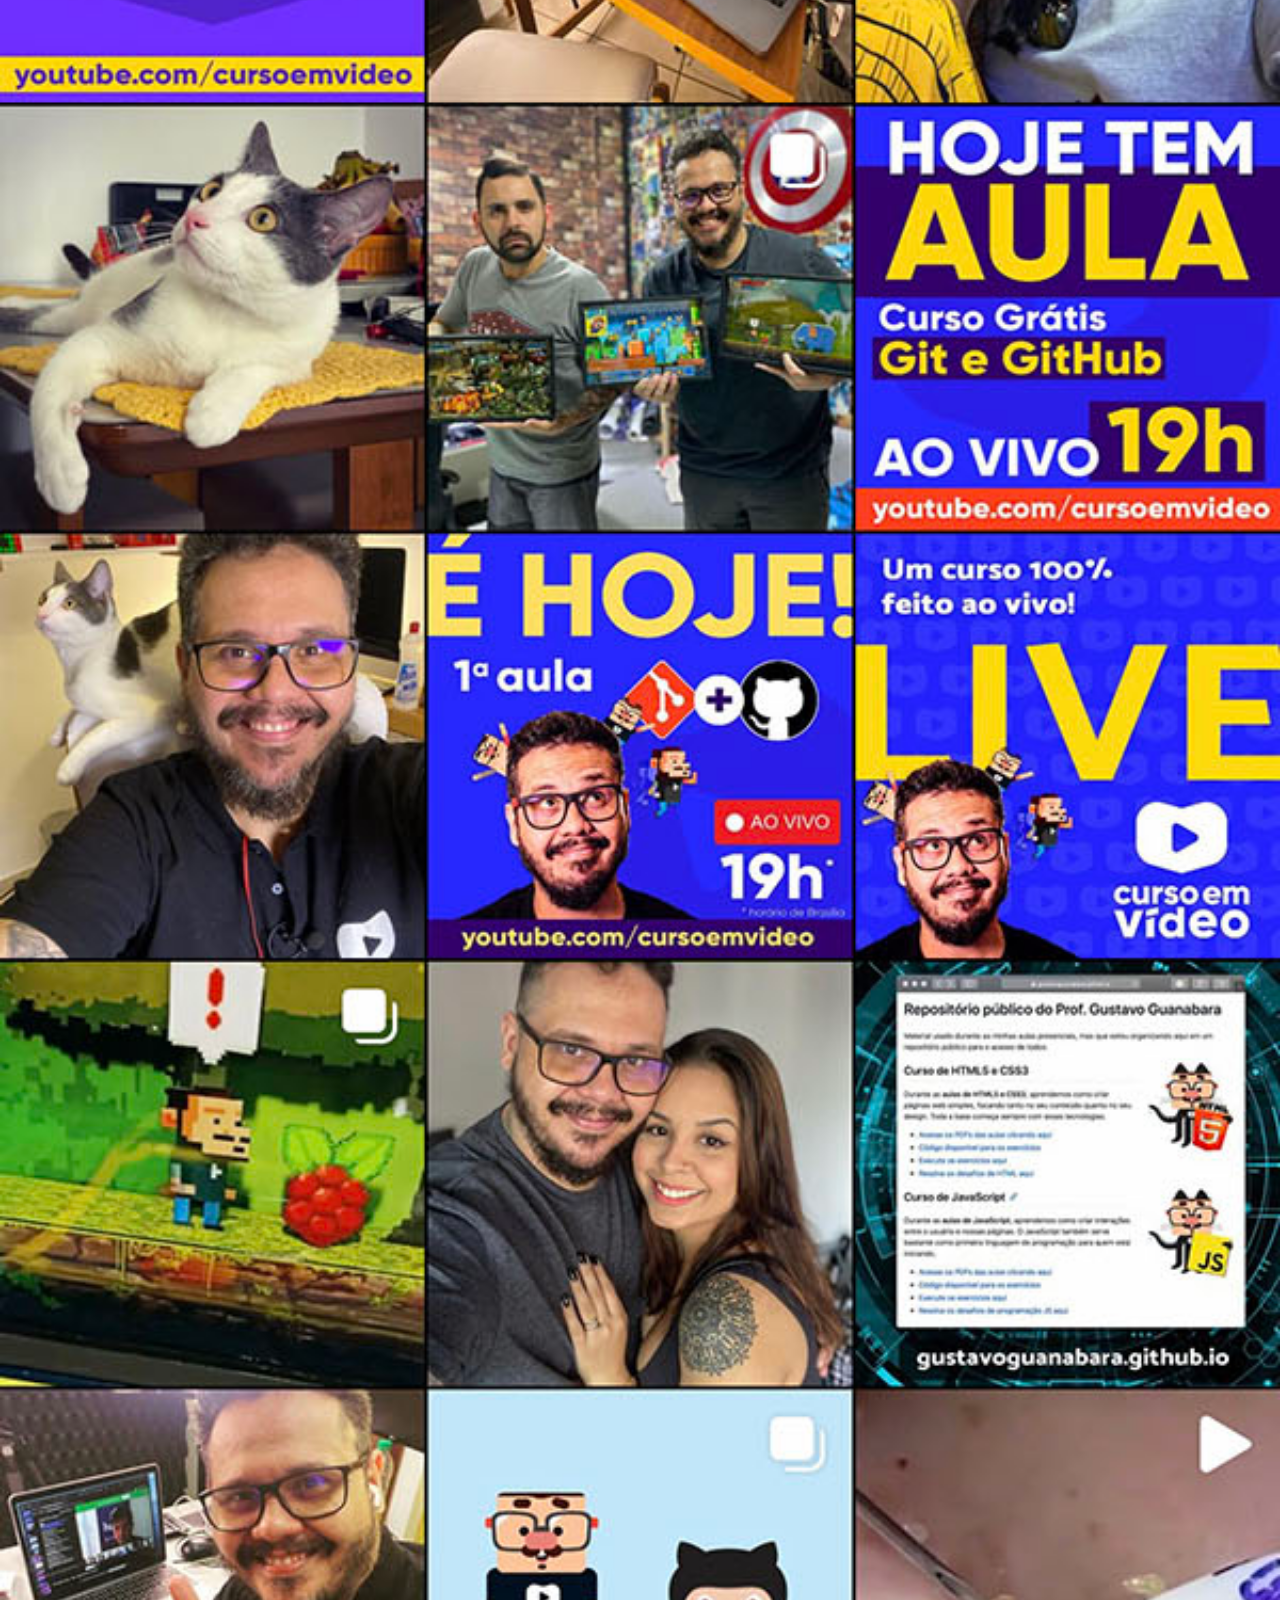
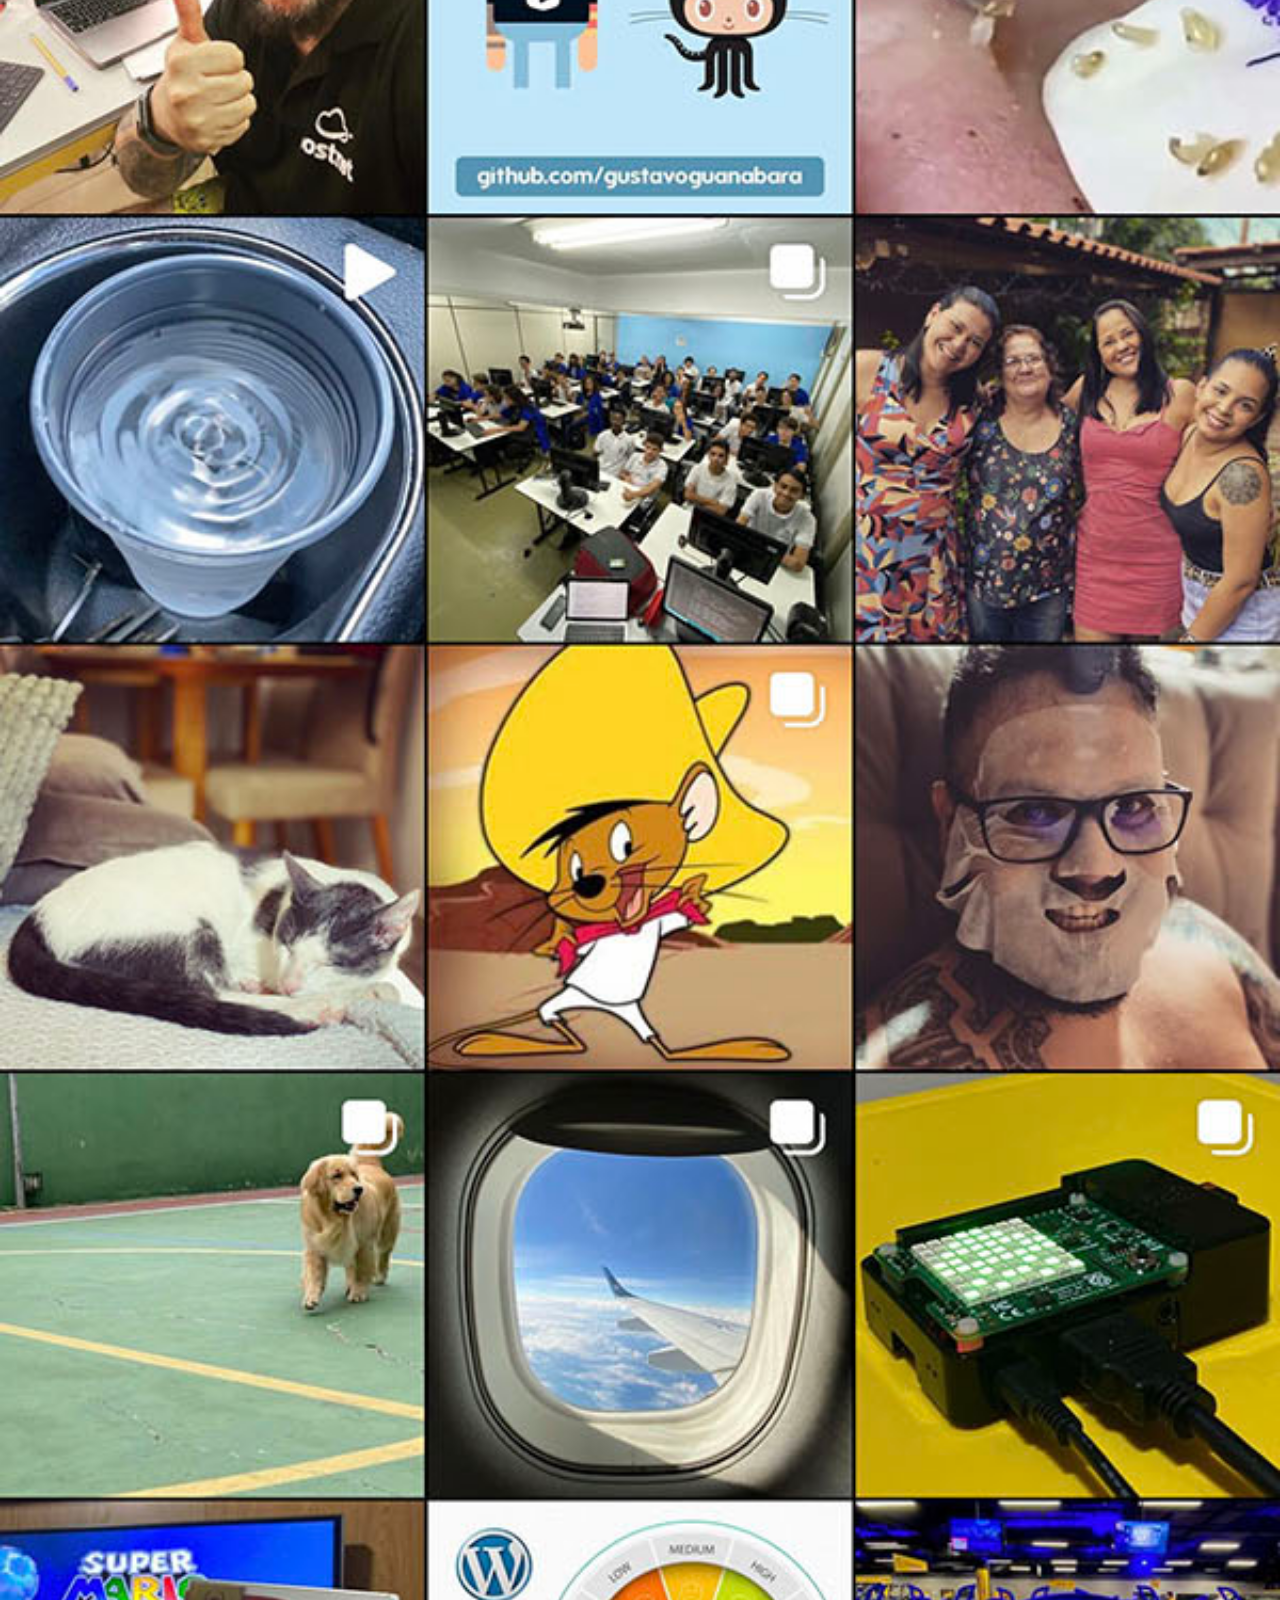
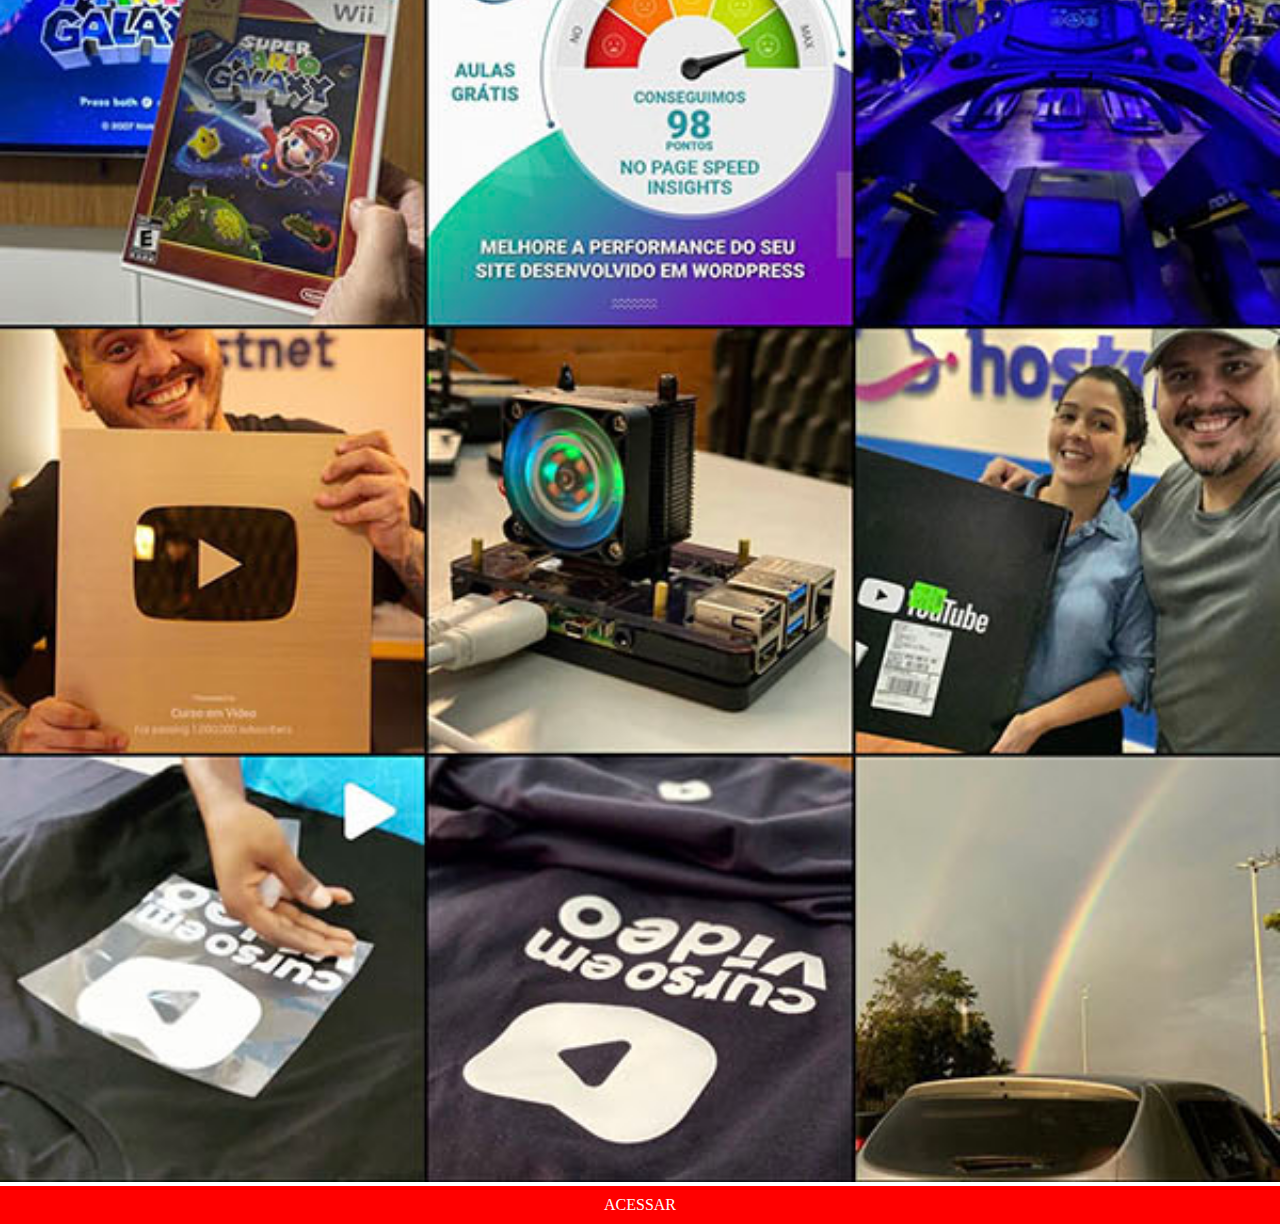
<file: insta.html>
<!DOCTYPE html>
<html lang="pt-br">
<head>
    <meta charset="UTF-8">
    <meta http-equiv="X-UA-Compatible" content="IE=edge">
    <meta name="viewport" content="width=device-width, initial-scale=1.0">
    <title>instagran</title>
    <style>
        *{
            margin: 0px;
            padding: 0px;
        }
        img{
            width: 100vw;
        }
        a{
            text-align: center;
            display: block;
            color: white;
            background-color: red;
            padding: 10px;
            text-decoration: none;
        }
        a:hover{
            text-decoration: underline;
        }
        ::-webkit-scrollbar{
            width: 0px;
            height: 0px;
        }
       
    </style>
</head>
<body>
    <img src="fotos/imagens/tela-instagram.jpg" alt="tela-instagram">
    <a href="https://www.instagram.com/gustavoguanabara/" target="_blank" rel="external">ACESSAR</a>
</body>
</html>
</file>
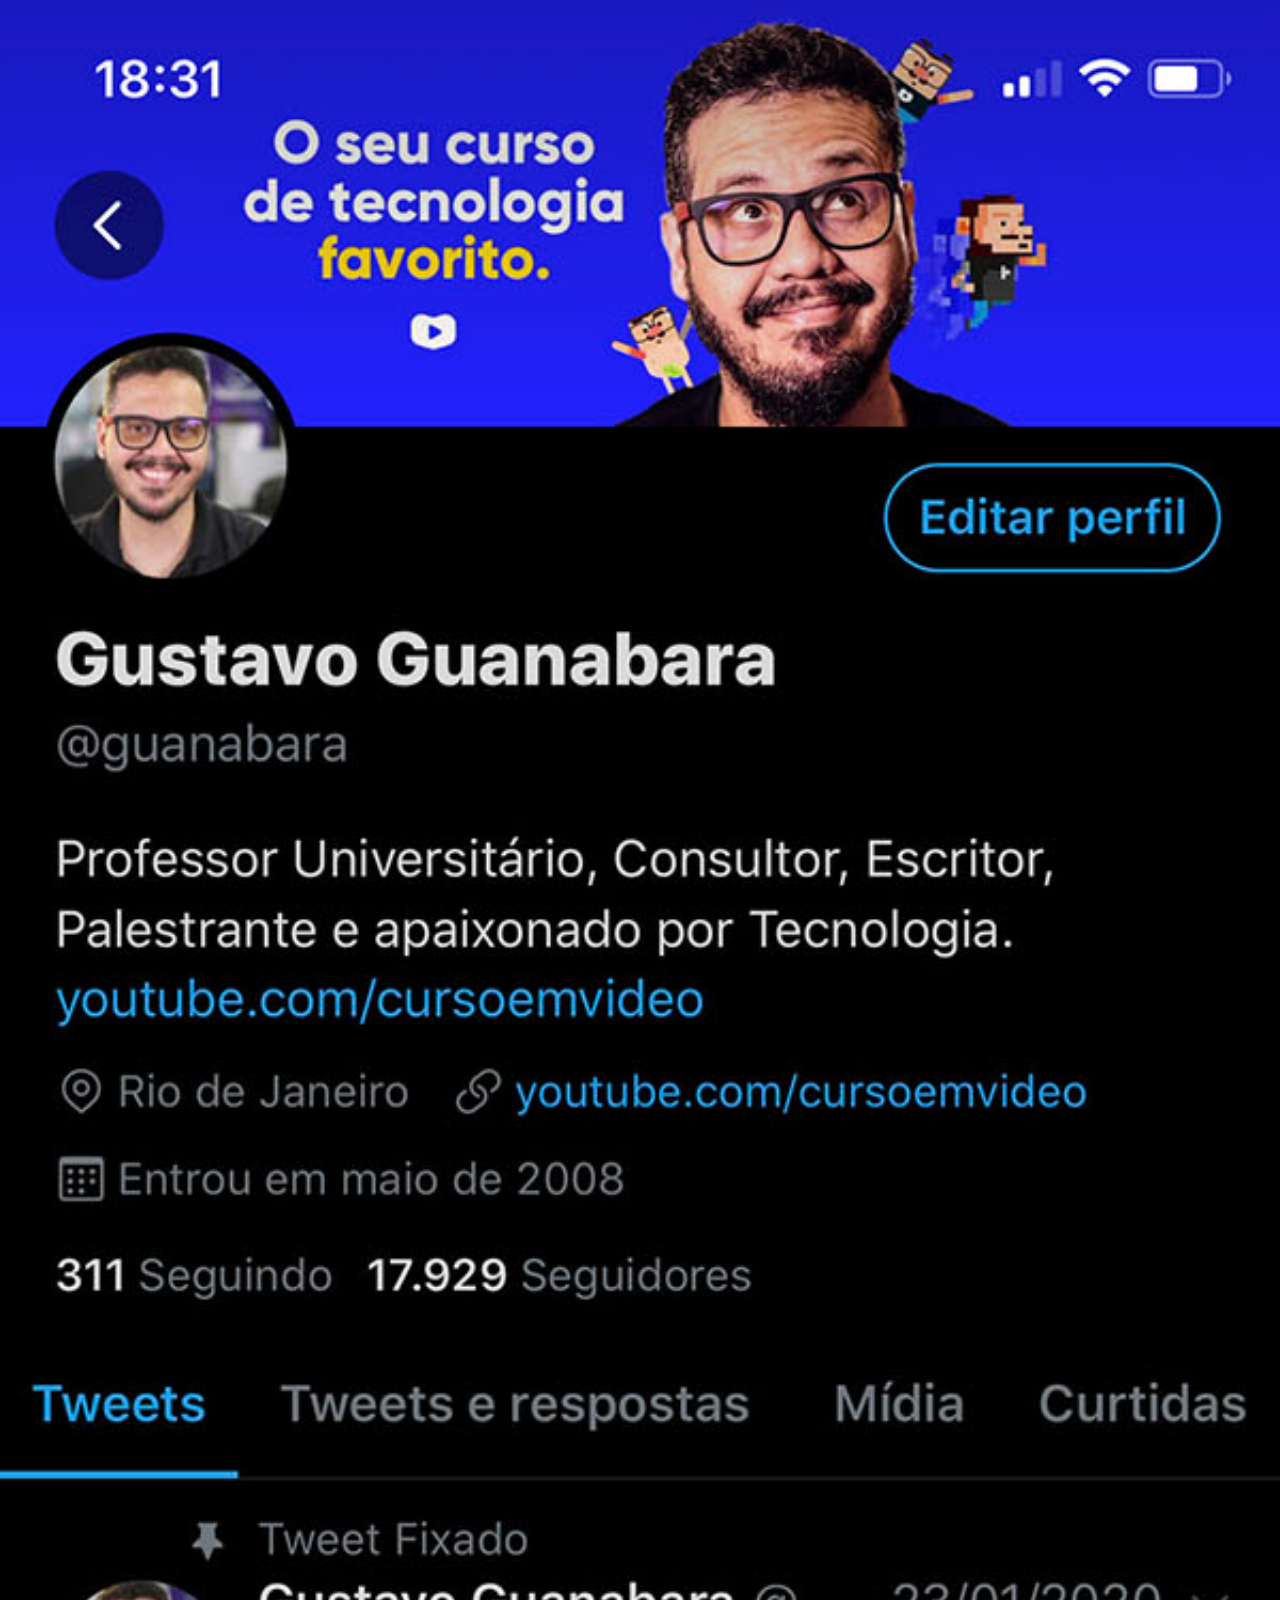
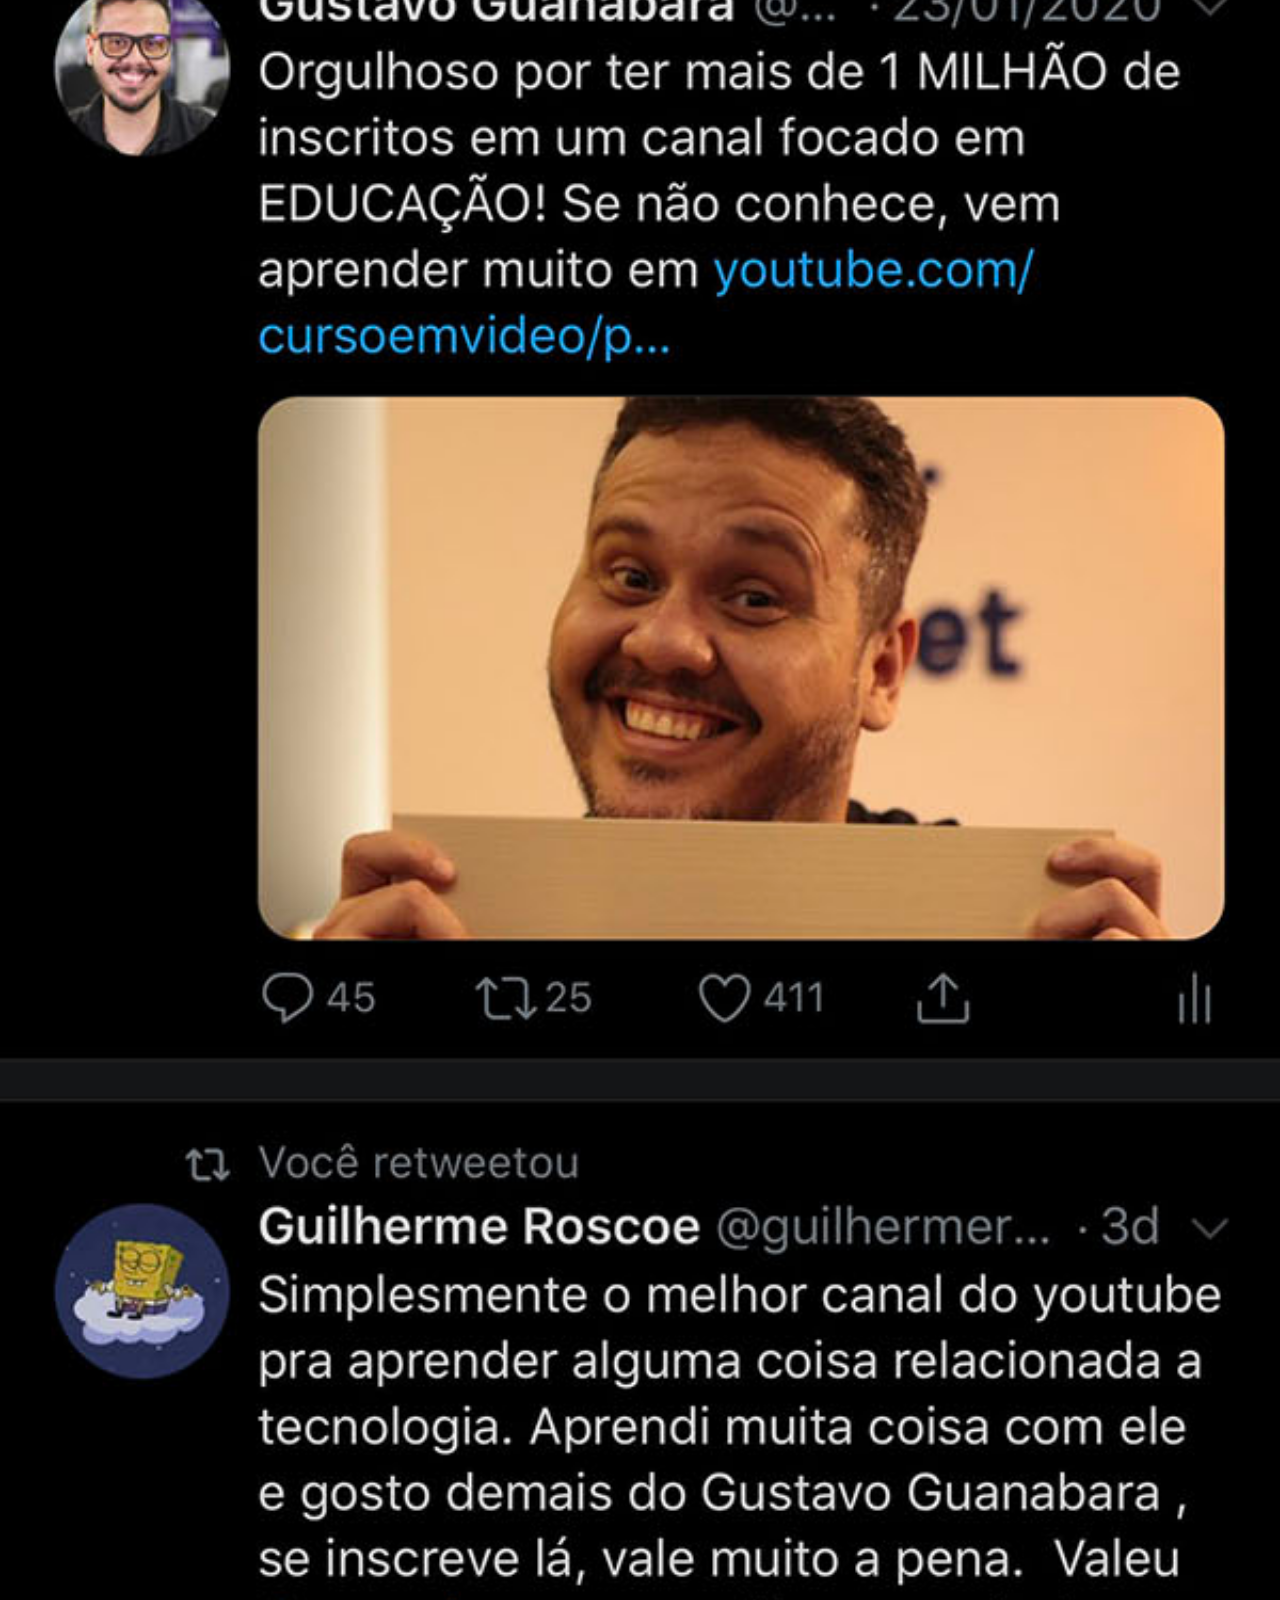
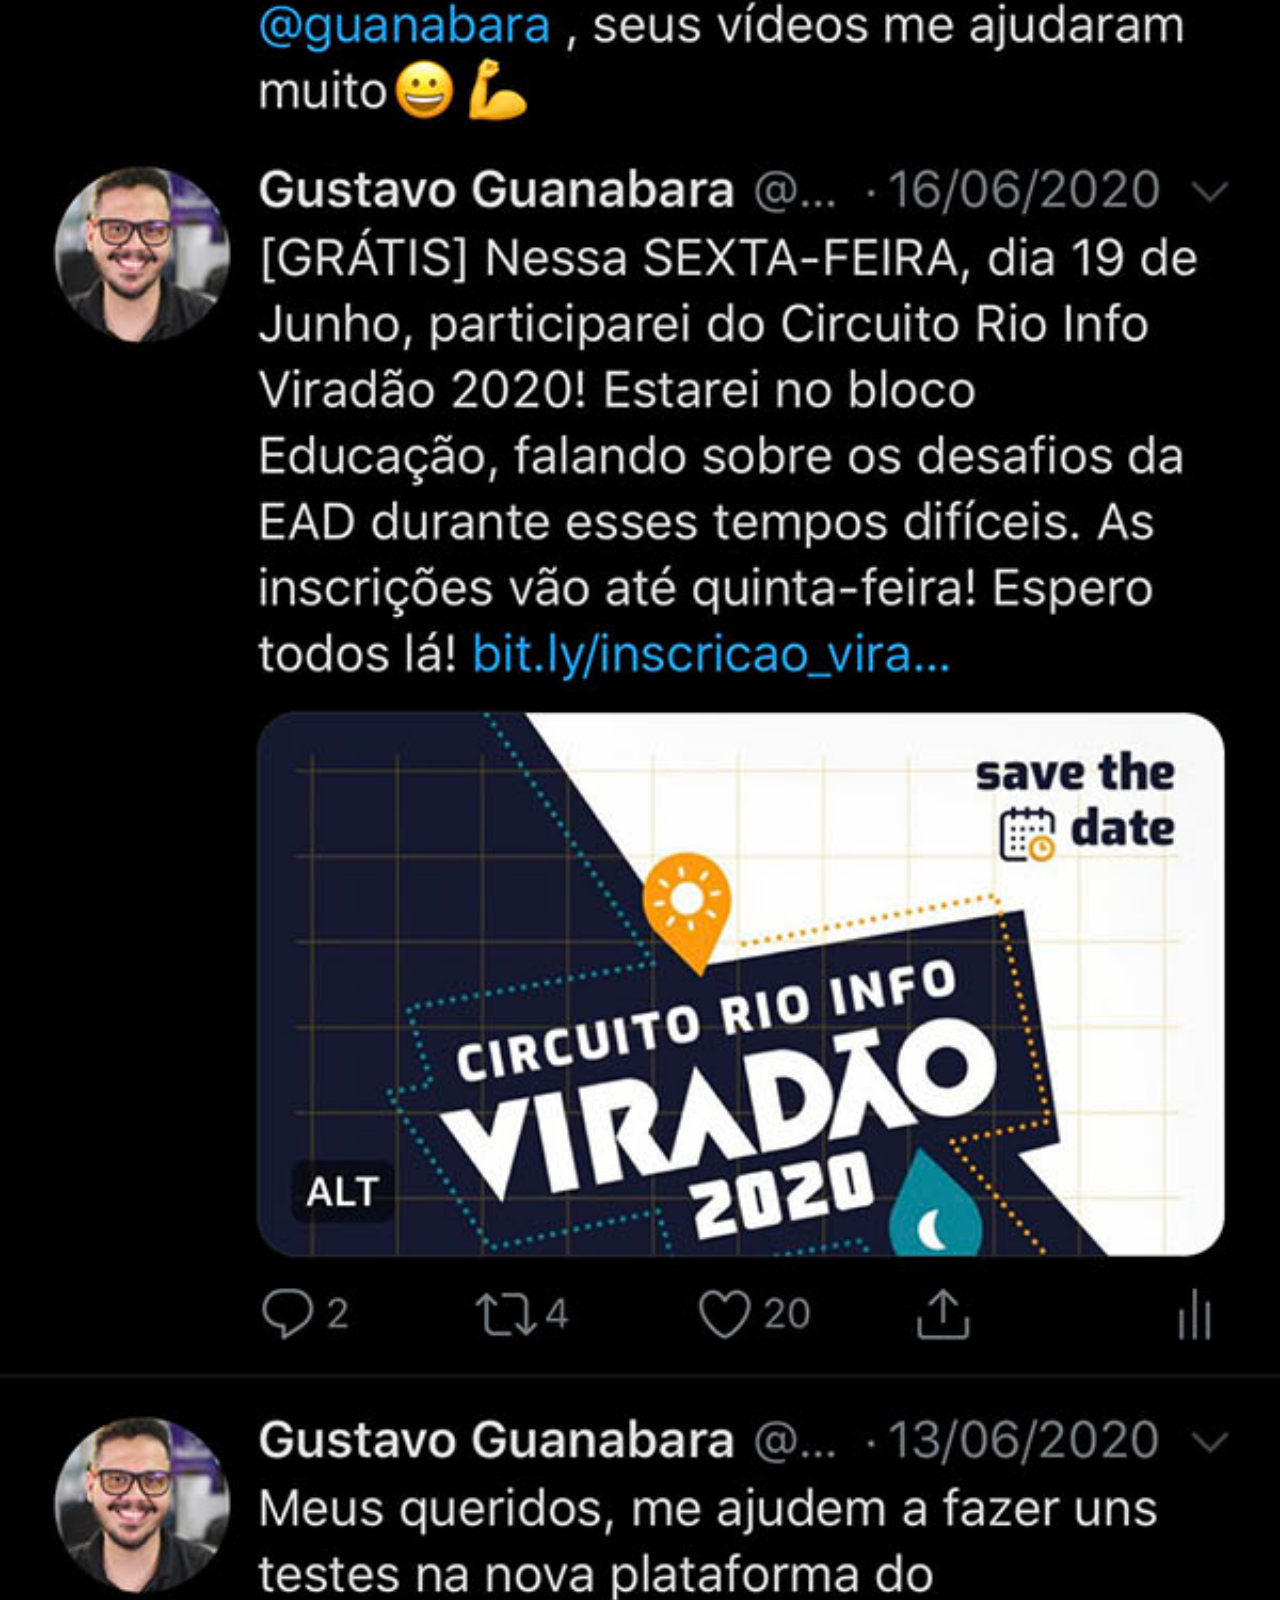
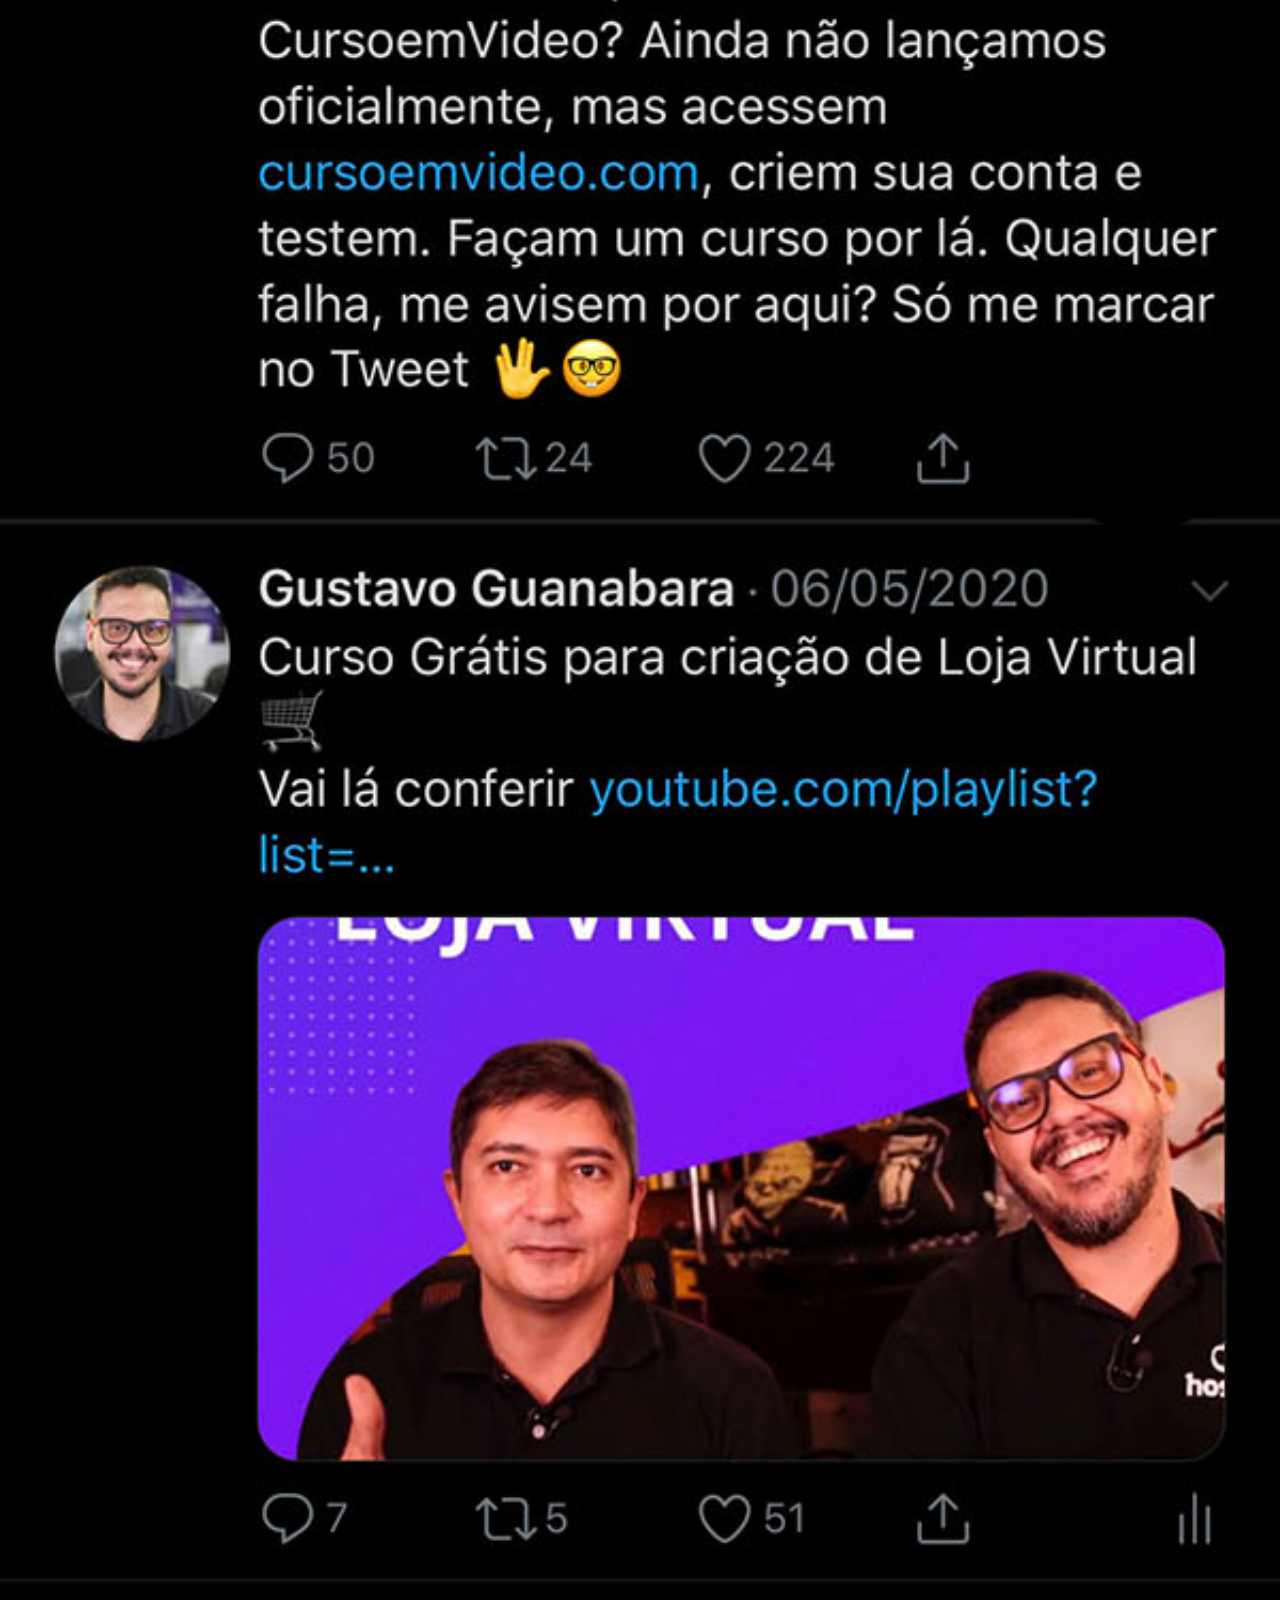
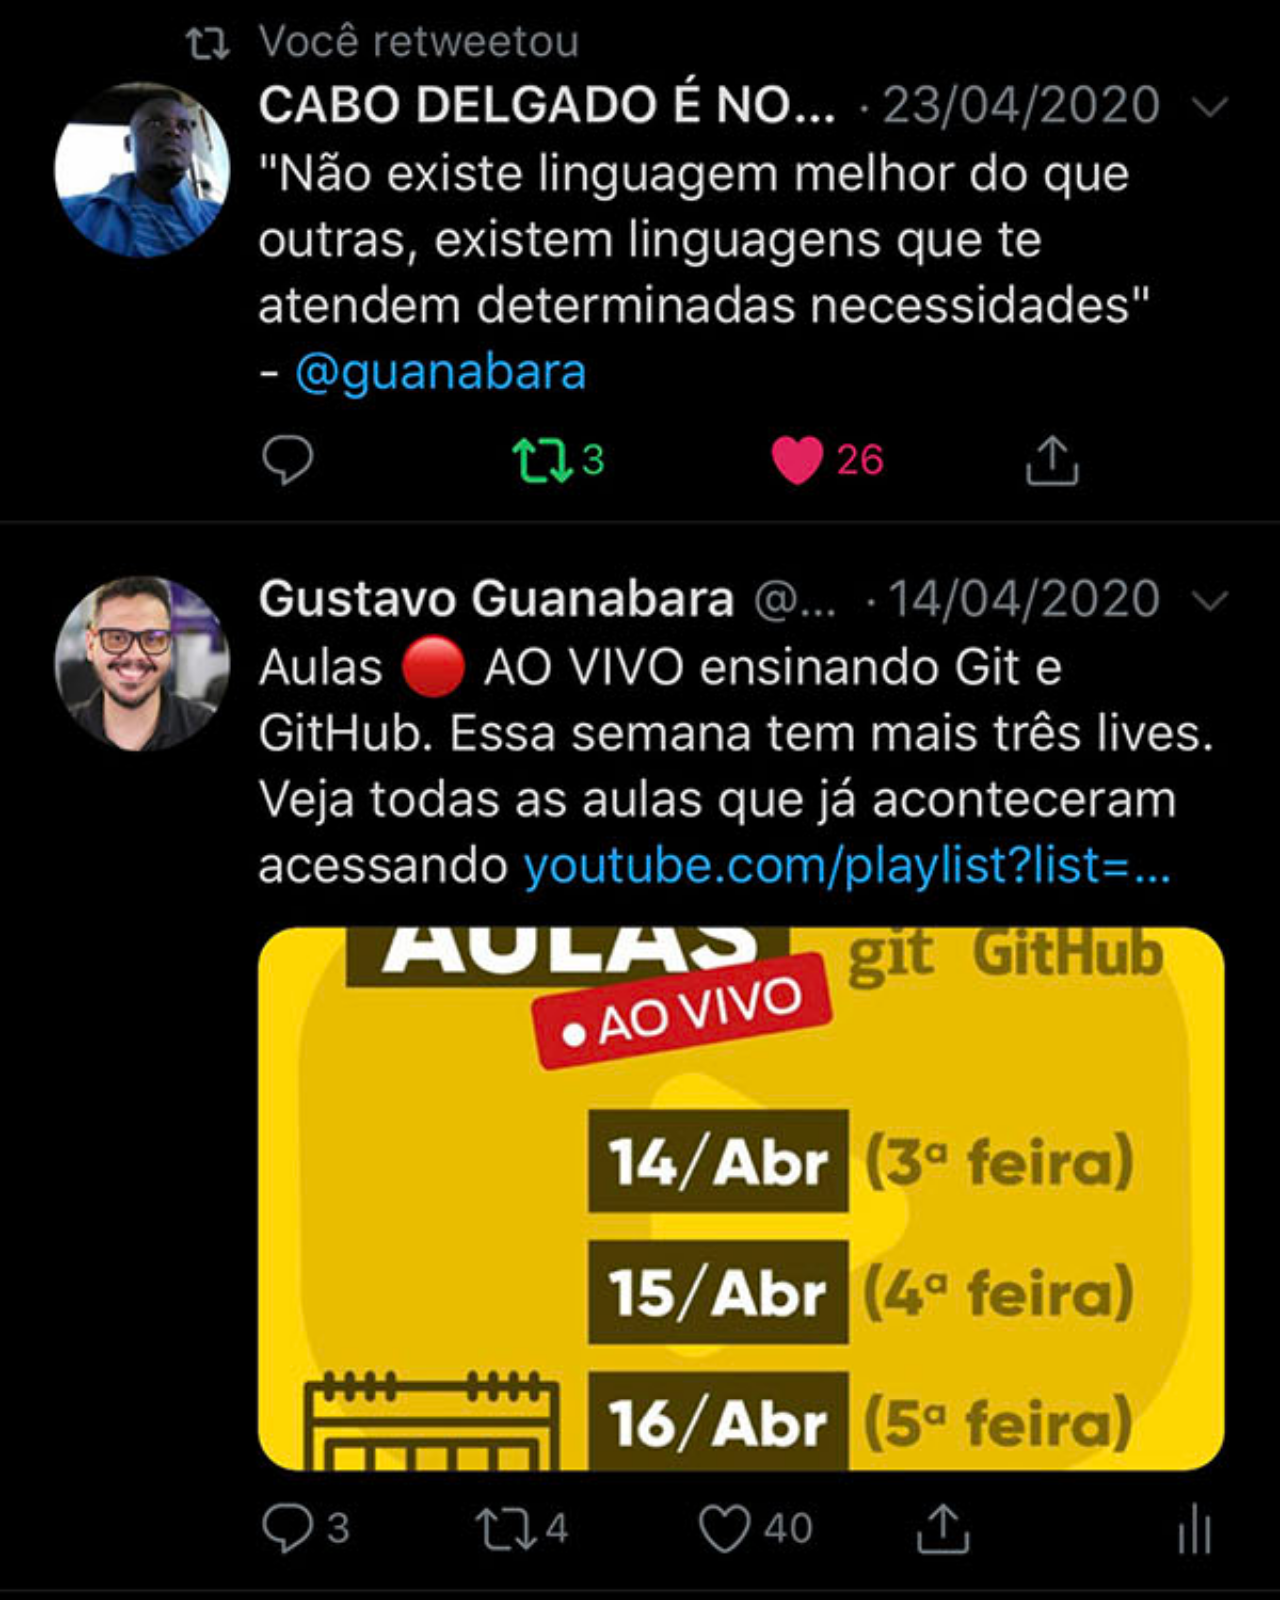
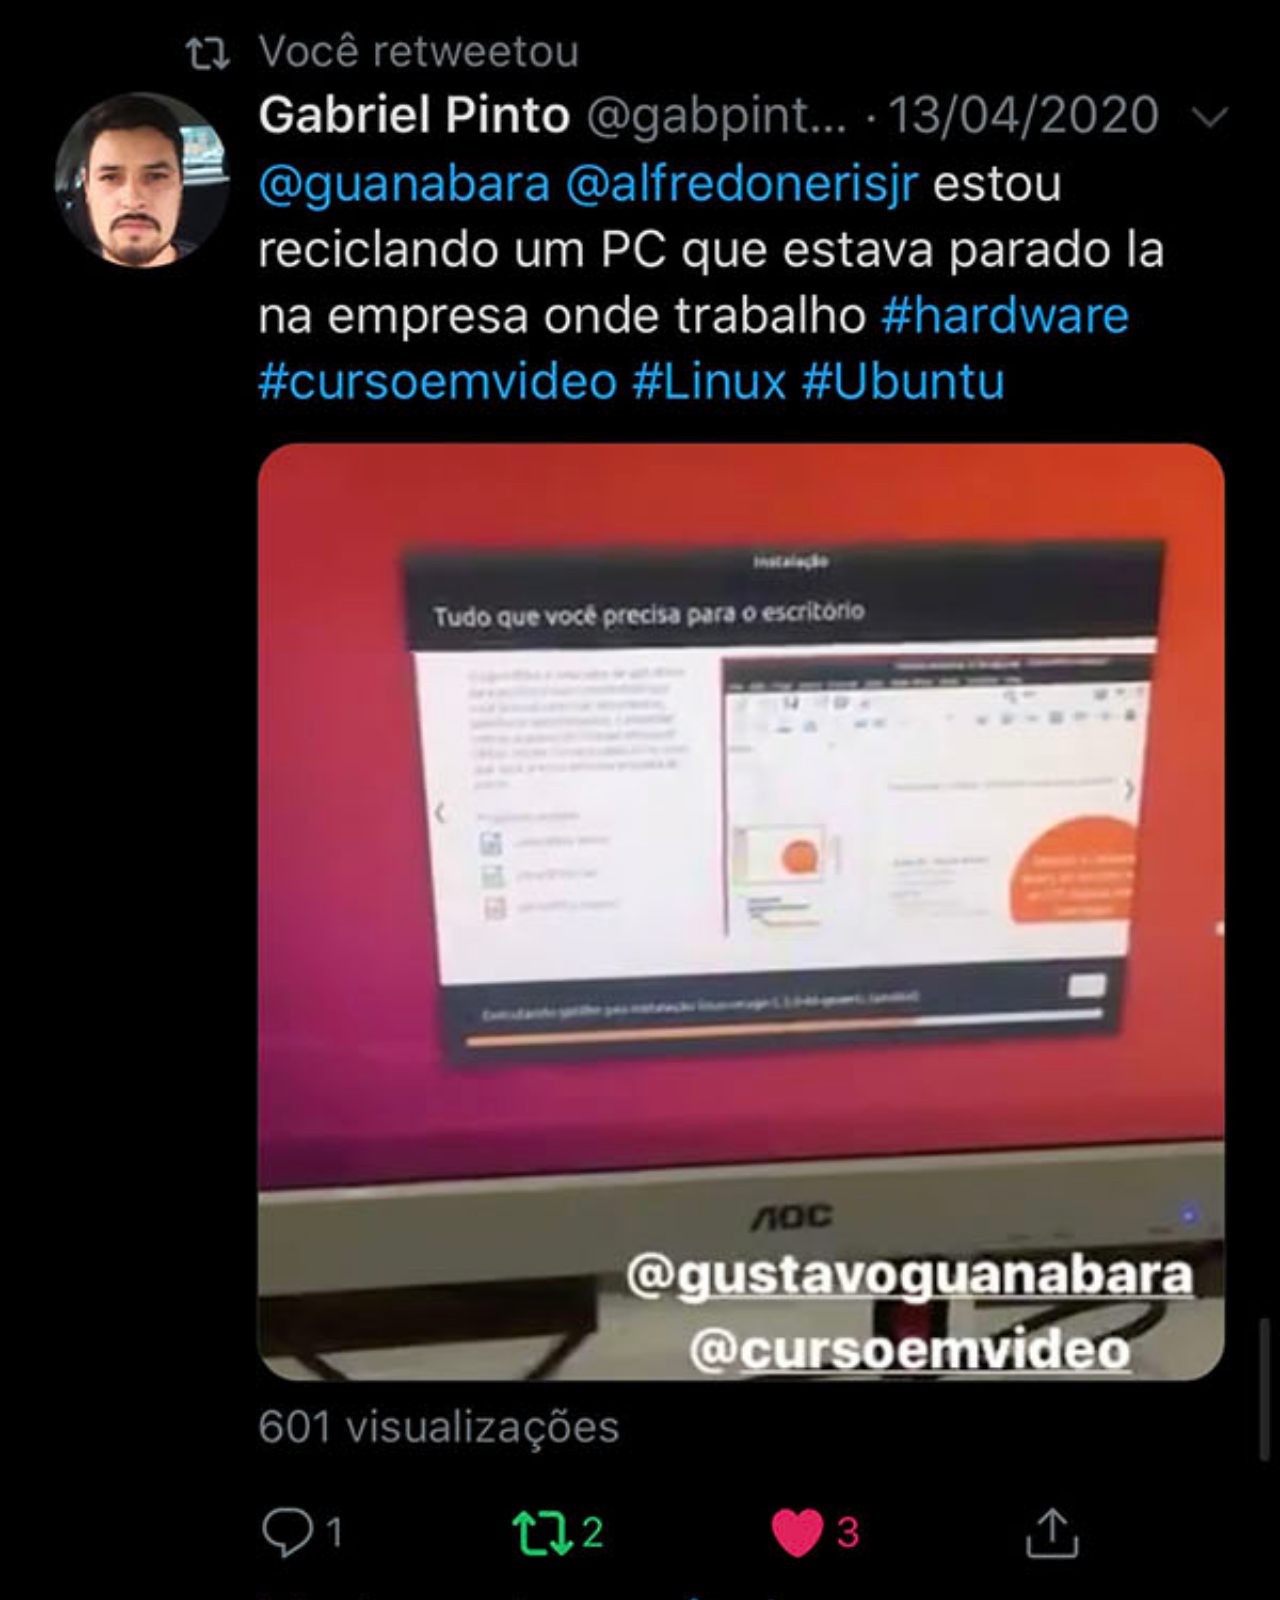
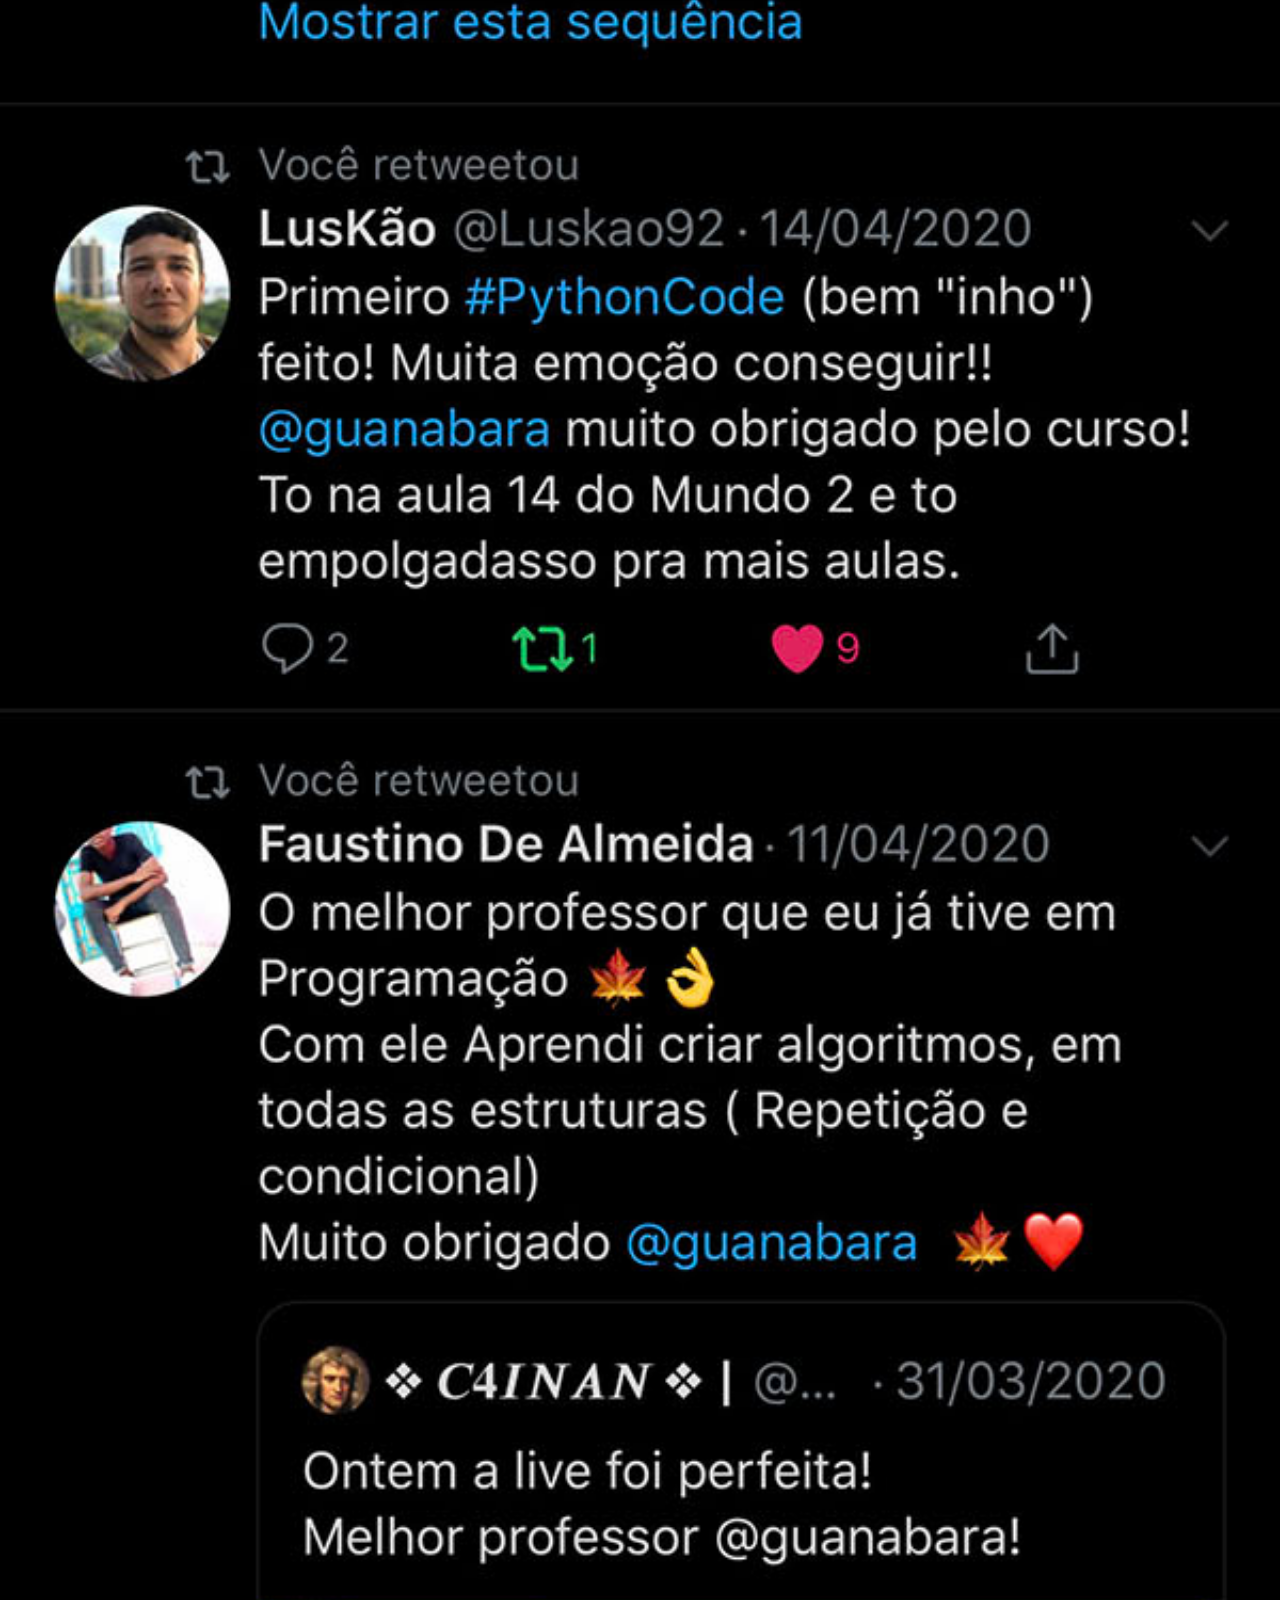
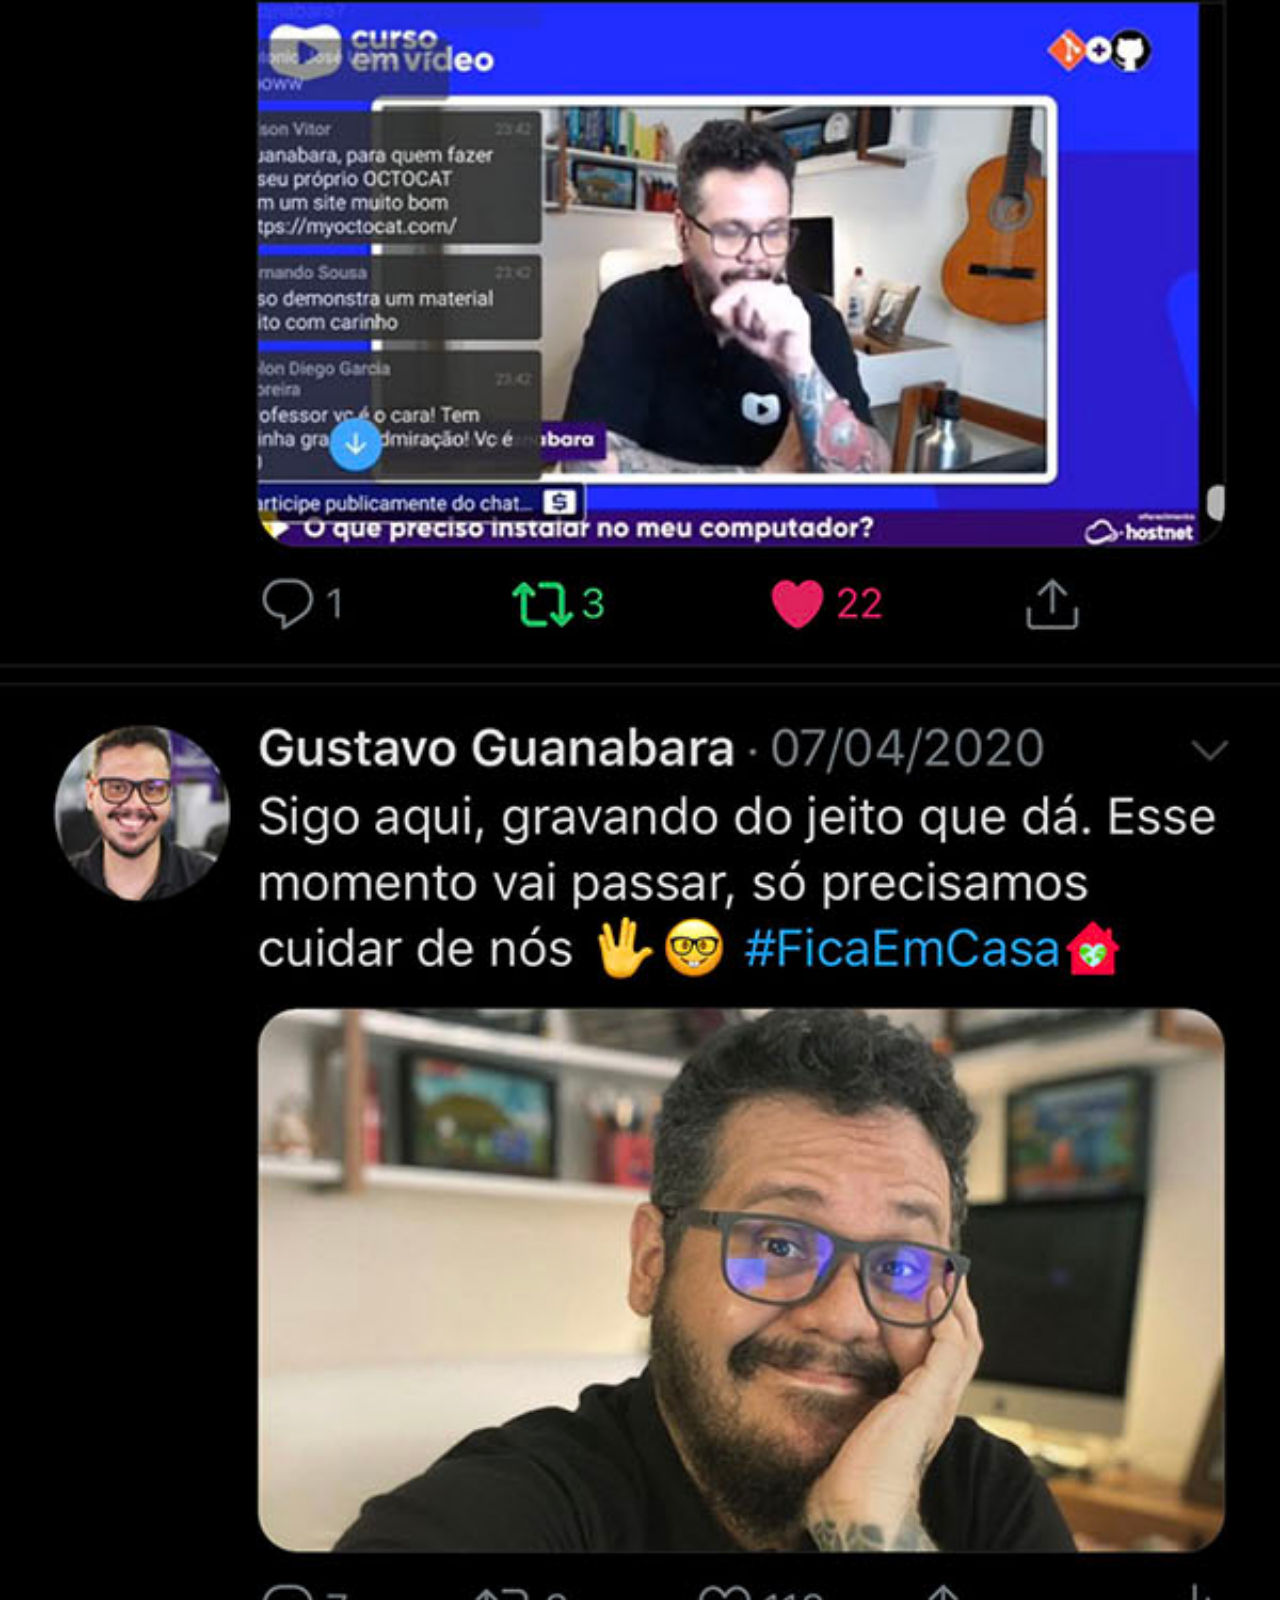
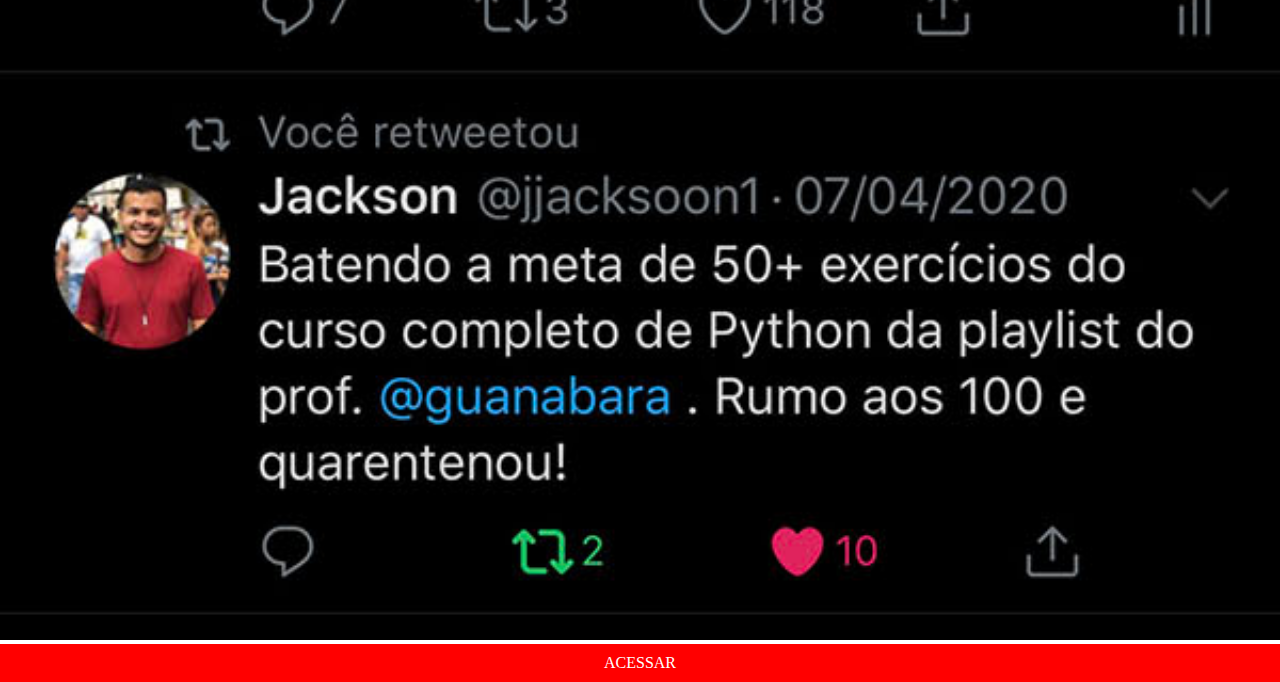
<file: twitter.html>
<!DOCTYPE html>
<html lang="pt-br">
<head>
    <meta charset="UTF-8">
    <meta http-equiv="X-UA-Compatible" content="IE=edge">
    <meta name="viewport" content="width=device-width, initial-scale=1.0">
    <title>twitter</title>
    <style>
        *{
            margin: 0px;
            padding: 0px;
        }
        img{
            width: 100vw;
        }
        a{
            text-align: center;
            text-decoration: none;
            display: block;
            padding: 10px;
            color: white;
            background-color: red;

        }
        a:hover{
            text-decoration: underline;
        }
        ::-webkit-scrollbar{
            width: 0px;
            height: 0px;
        }
    </style>
</head>
<body>
    <img src="fotos/imagens/tela-twitter.jpg" alt="tela-twitter">
    <a href="https://twitter.com/guanabara" target="_blank" rel="extenal">ACESSAR</a>
</body>
</html>
</file>
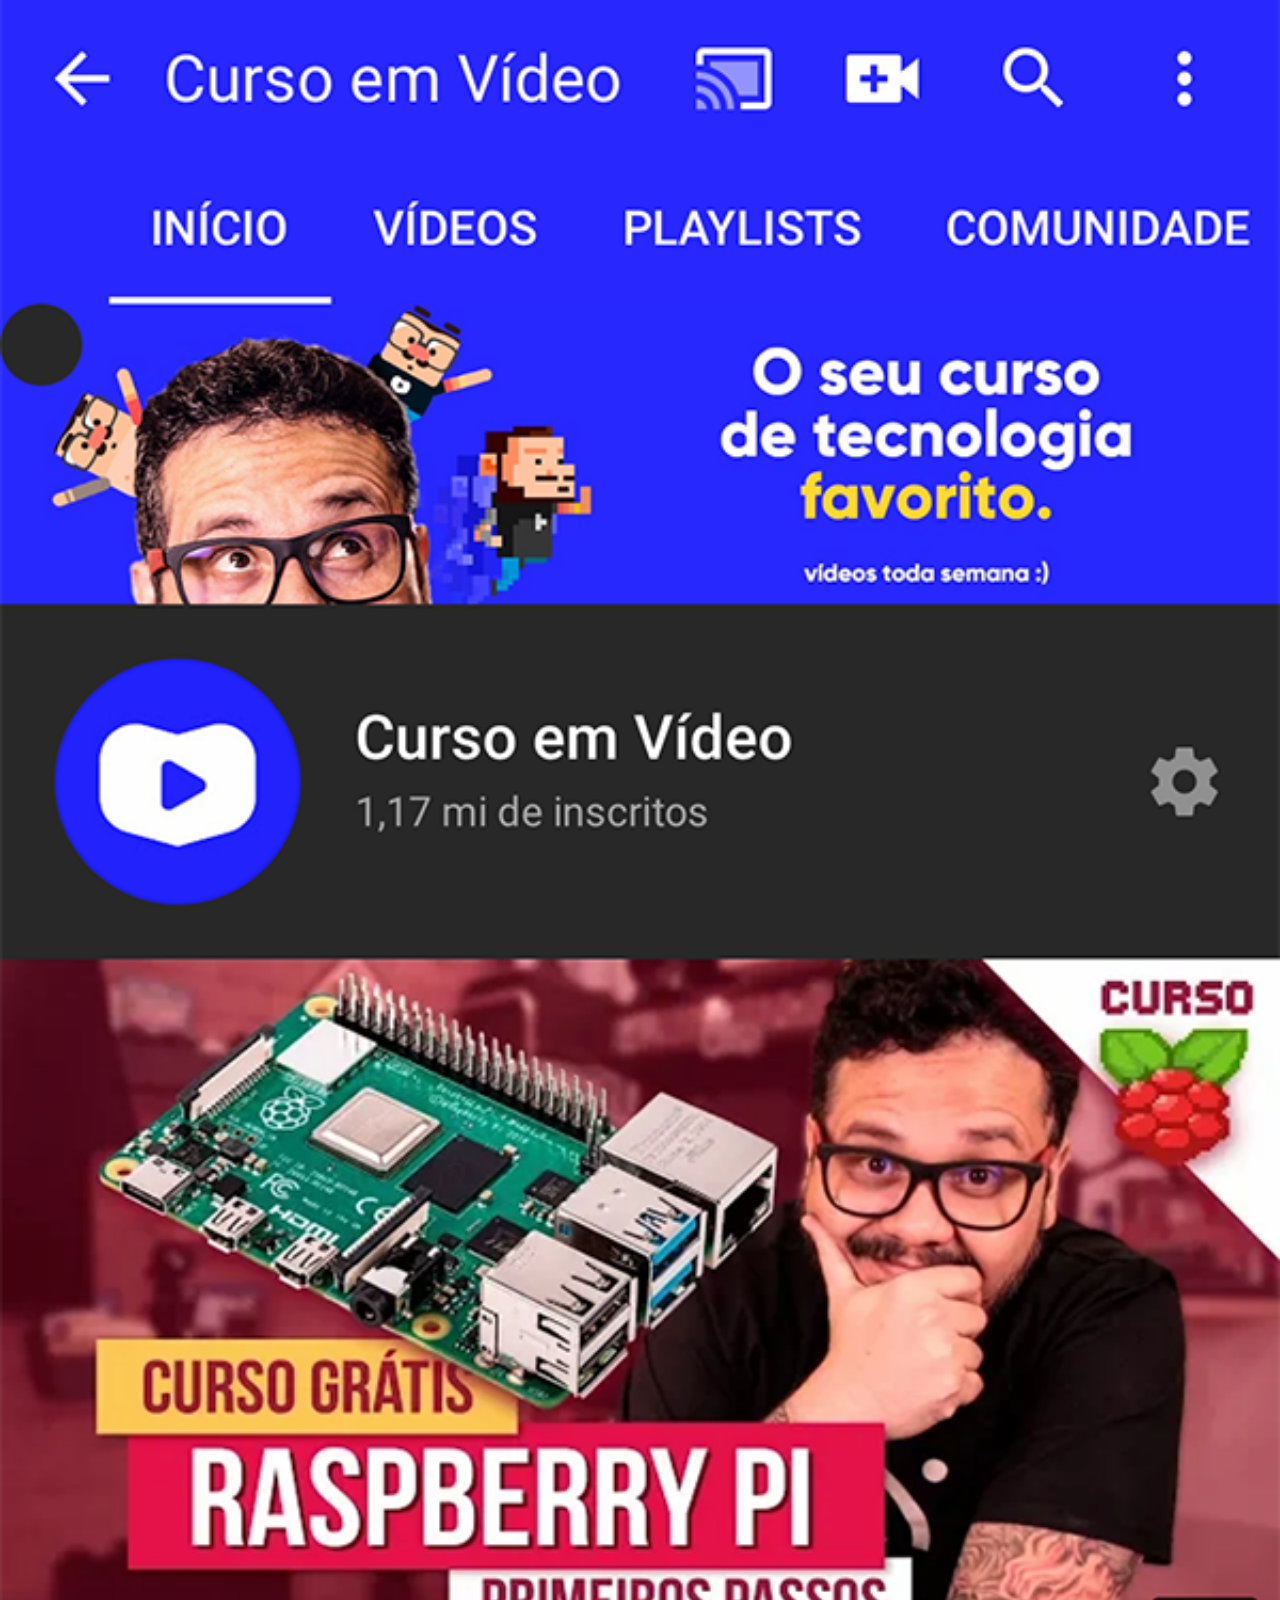
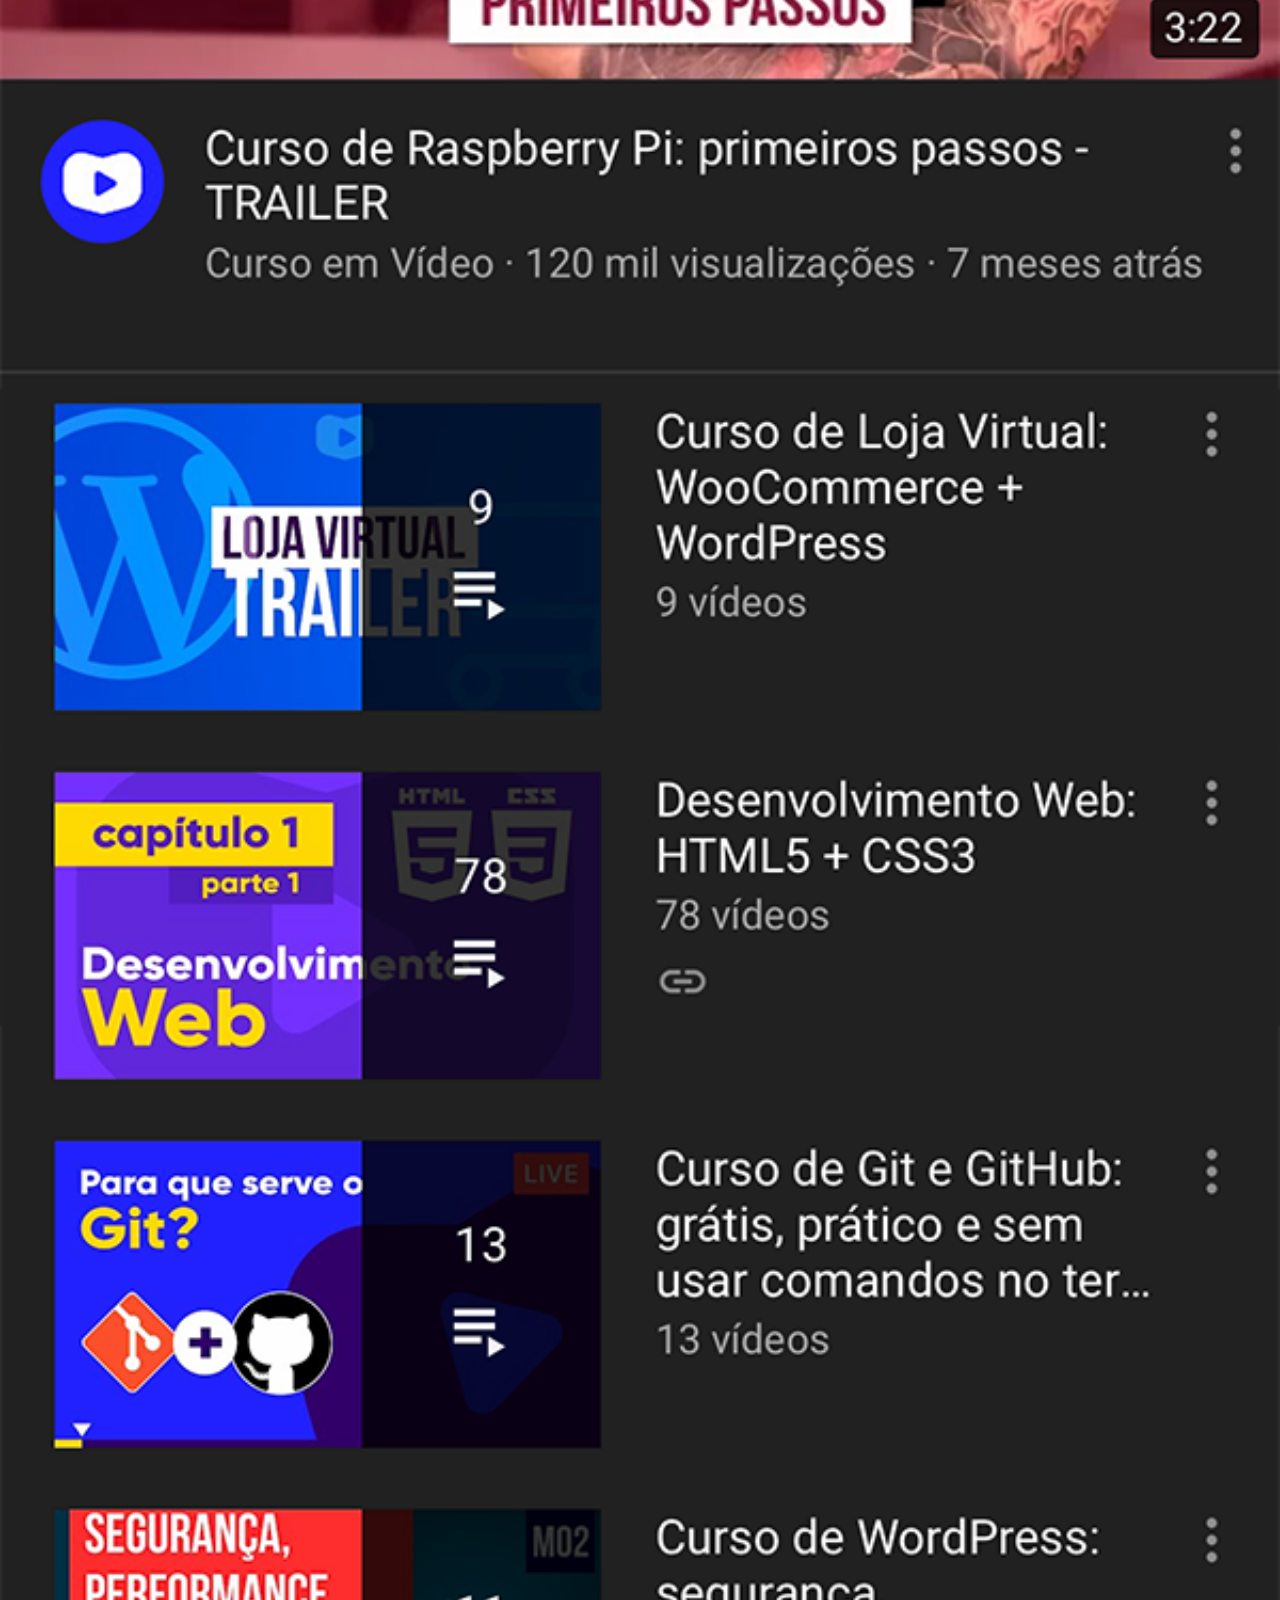
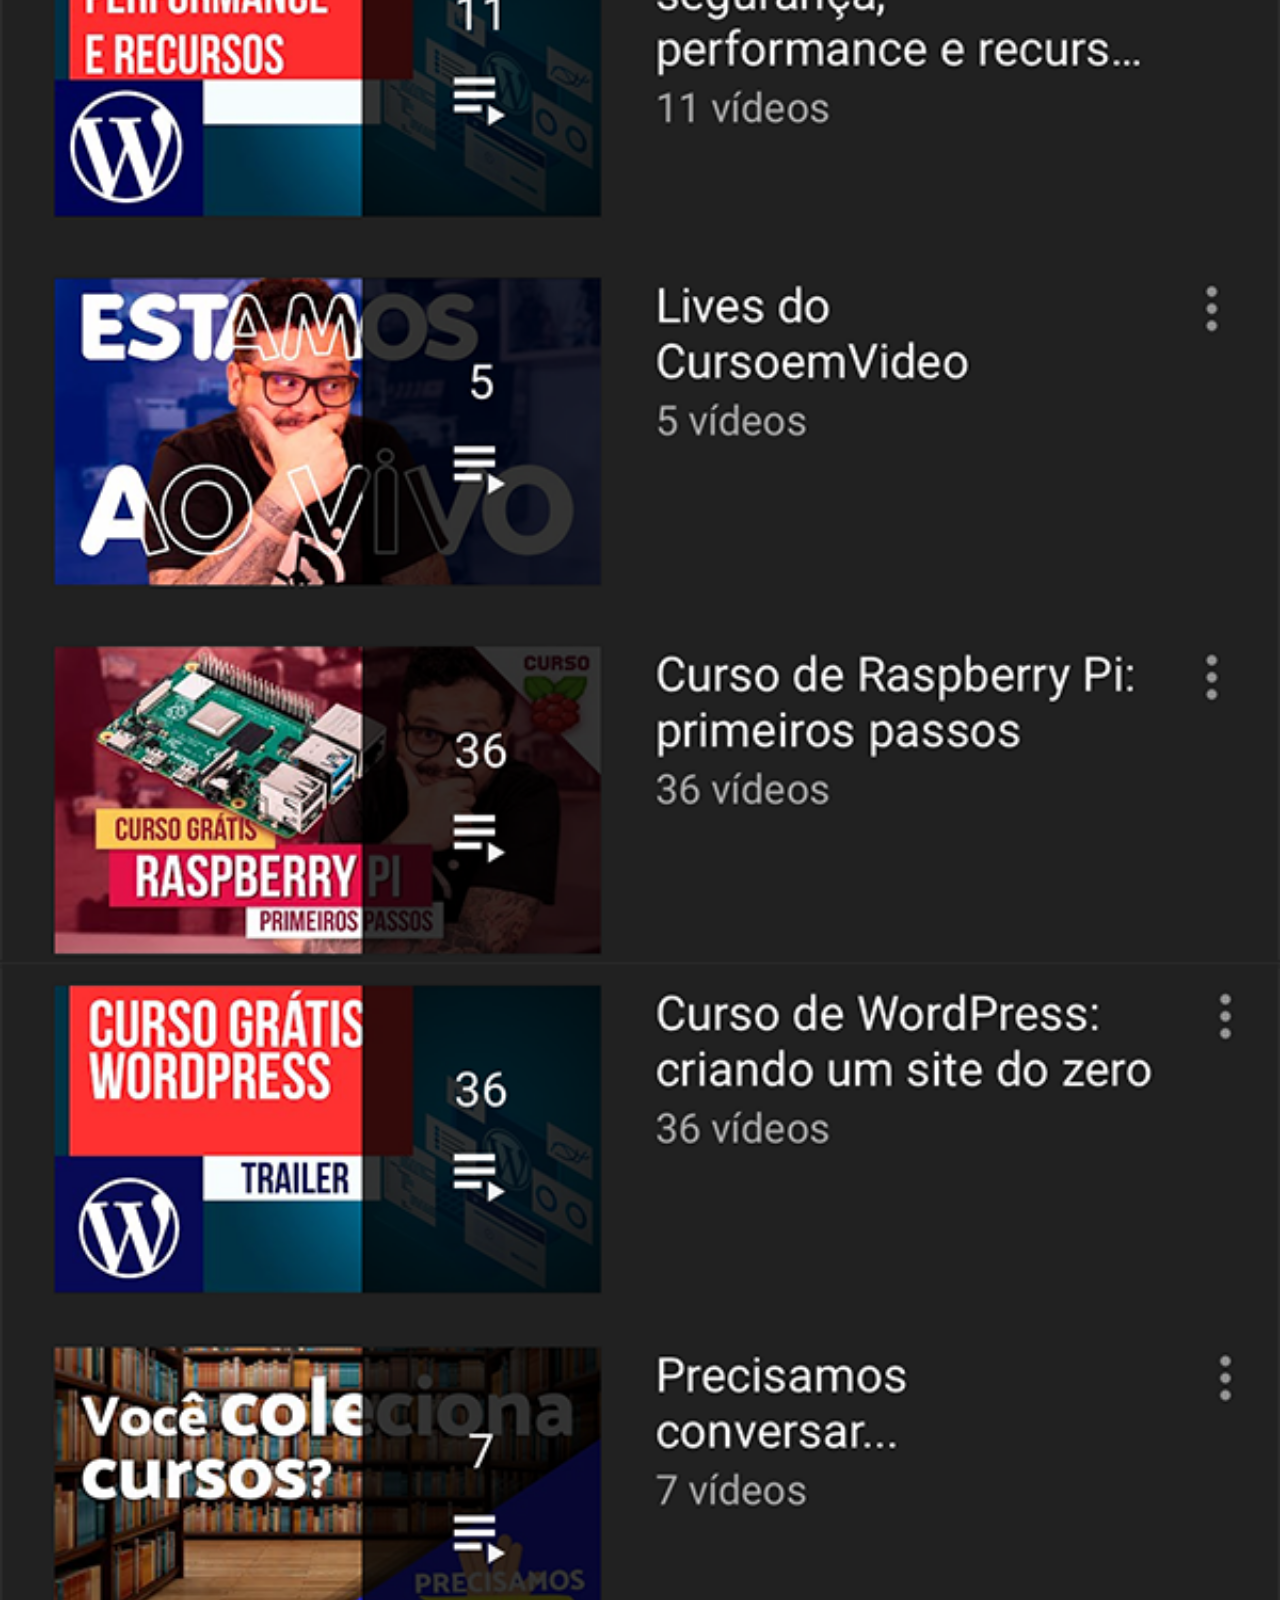
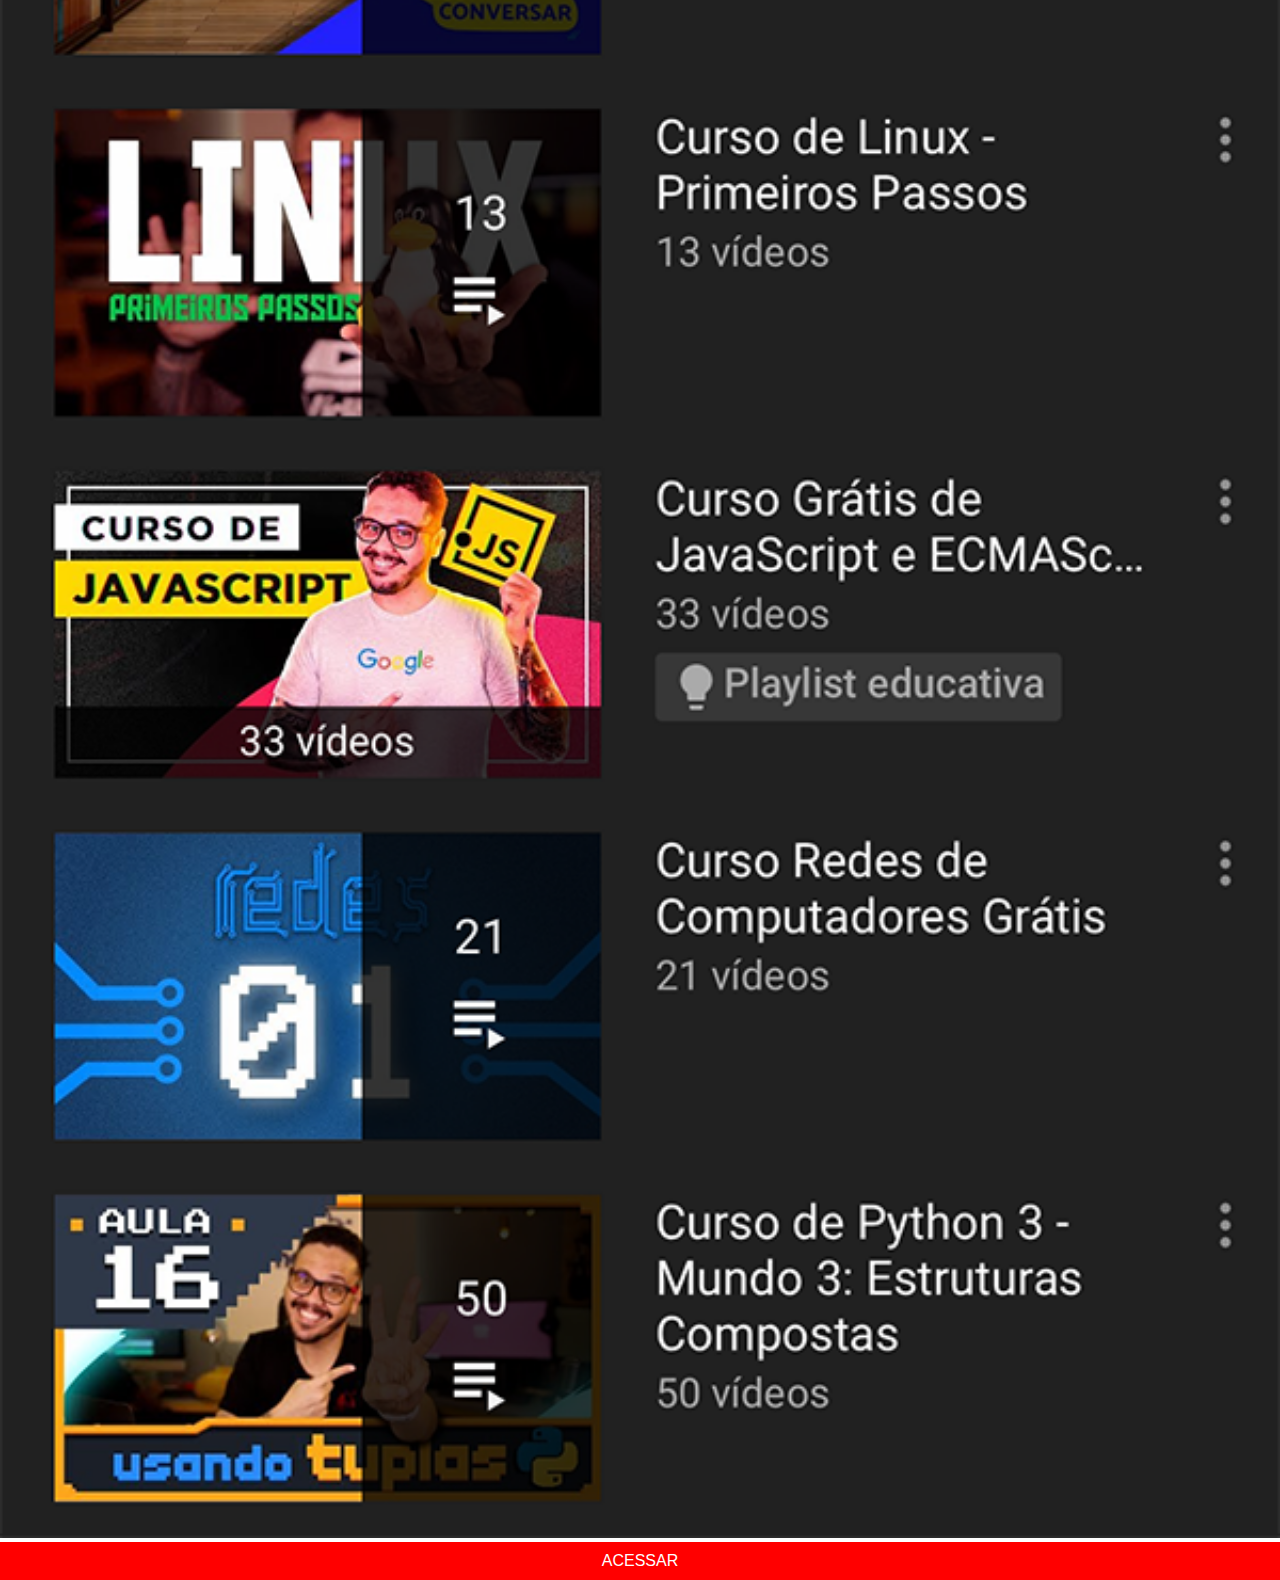
<file: yout.html>
<!DOCTYPE html>
<html lang="pt-br">
<head>
    <meta charset="UTF-8">
    <meta http-equiv="X-UA-Compatible" content="IE=edge">
    <meta name="viewport" content="width=device-width, initial-scale=1.0">
    <title>youtube</title>
    <style>
        *{
            margin: 0px;
            padding: 0px;
            font-family: Arial, Helvetica, sans-serif;
        }
        a{
            text-decoration: none;
            color: white;
            background-color: red;
            display: block;
            text-align: center;
            padding: 10px;
        }
        img{
            width: 100vw;
            
        }
        a:hover{
            text-decoration: underline;
        }
        ::-webkit-scrollbar{
            width: 0px;
            height: opx;
        }
        
    </style>
</head>
<body>
    <img src="fotos/imagens/tela-youtube.png" alt="tela-youtube">
    <a href="https://www.youtube.com/@CursoemVideo/playlists" target="_blank" rel="external">ACESSAR</a>
</body>
</html>
</file>
<file: style.css>
@charset "UTF-8";
*{
    margin: 0px;
    padding: 0px;
}

html, body{
    height: 100vh;
    width: 100vw;
    
}
body{
    position: relative;
    height: 100vh;
    background-image: url(fotos/imagens/fundo-madeira.jpg);
    background-size: cover;
}

section#telefone{
    
        position: absolute;
        top: 50%;
        left: 50%;
        transform: translate(-50%,-50%);
        background-position: center;
        width:200px;
        height:400px;
        background-image: url(fotos/imagens/frame-iphone.png);
        background-repeat:no-repeat;
        background-size: contain;
}
iframe#tela{
    position: relative;
    top: 51px;
    left: 15px;
    width: 171px;
    height: 301px;
    
    
}
section#redes-sociais{
    text-align: right;
}

.logo{
    border-radius: 50%;
    width: 50px;
    margin: 5px;
    box-sizing: border-box;
    
}
a>img:hover{
    border: 3px solid rgb(255, 255, 255);
    transform:translate(-20px,0px);
    transition:.5s;
    
}
</file>
